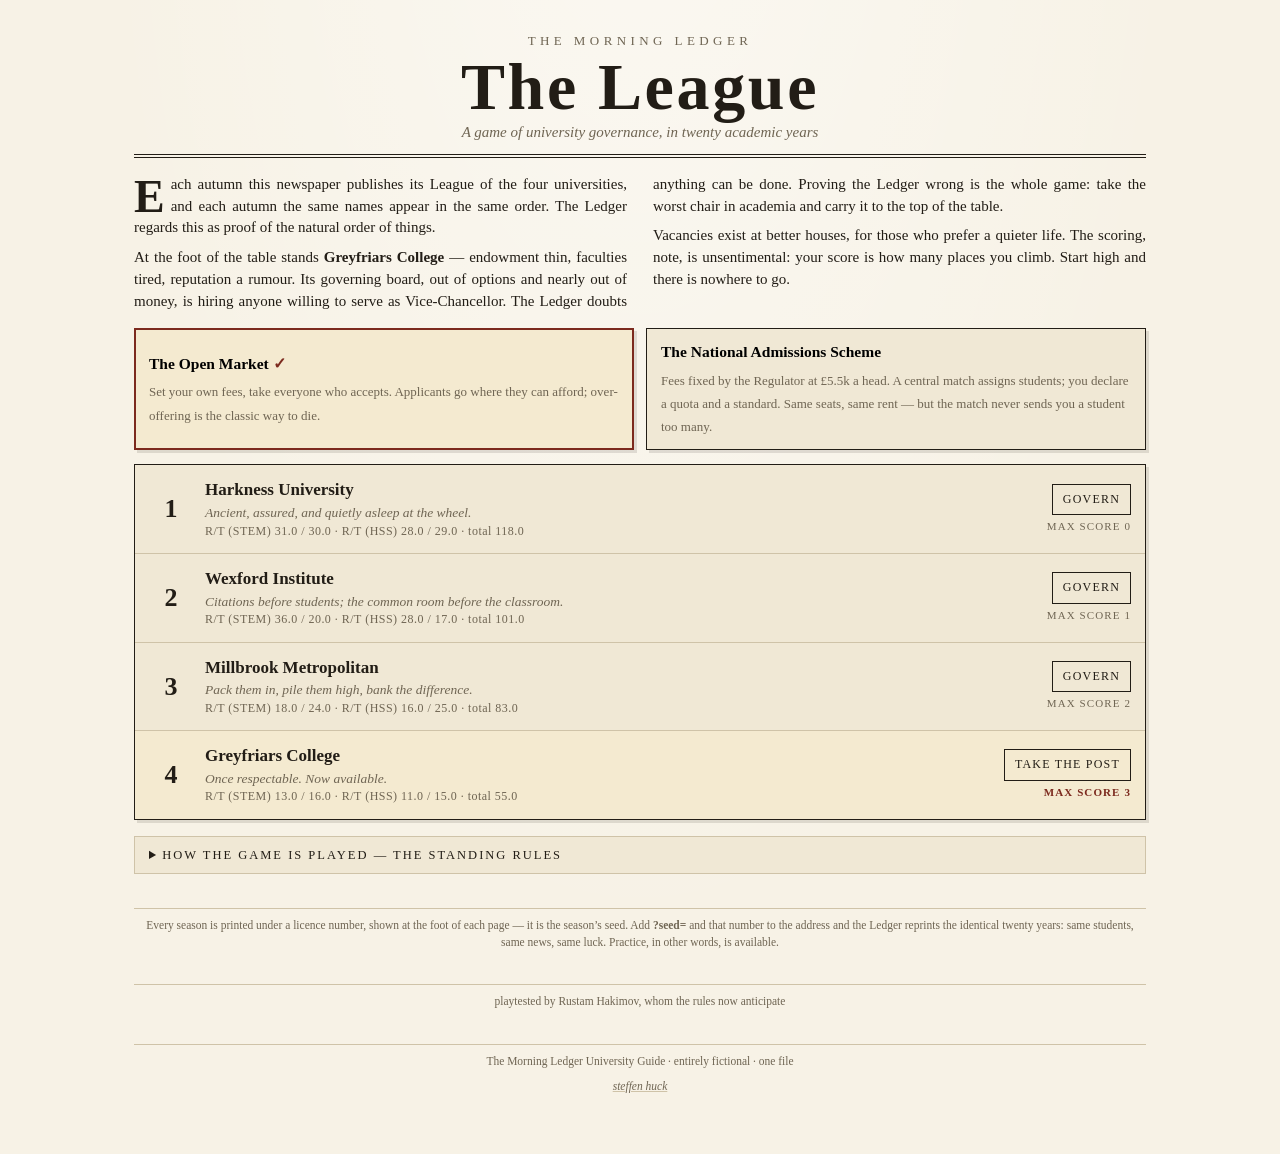
<file: index.html>
<!doctype html>
<!--
================================================================================
THE LEAGUE — a browser game about running a university
Single standalone file: no external libraries, no network calls, no build step.
================================================================================

CALIBRATION HARNESS REPORT (generated headlessly before the UI was built)
SECOND EDITION ‑‑ revised after playtest feedback (R. Hakimov).
Seeds: 1..500. Player: Greyfriars College (initial rank 4, worst).
Two worlds, ONE unified cost function (per department, both worlds):
  C = capacity*seatRent + cOver*max(0, enrolment - capacity)
    = 8*0.75 + 24*(m-8)+  ‑‑ rent on every seat, filled or not, plus a
  steep price above capacity that deferred acceptance makes unreachable
  in the scheme. Fees may exceed cOver (feeCap 25 > 24): the overbooker
  probe showed overflow-for-profit never materialises (100% bankrupt).
Endowments are world-specific AND private: market E=[120,100,130,145];
scheme ES=[120,100,95,105]. The public starting table is identical.

NEW IN THE SECOND EDITION:
  1. Scheme AI rationality: with fee income guaranteed by the clearing
     house, rival colleges no longer hold market-bred precautionary
     floats, and their plan ceilings loosen (aiSchemeCapMult 1.35).
     This closes the reviewer exploit: "spend the full budget equally,
     top by year five, coast" ‑‑ see the rustam row below.
  2. The Founders' Reckoning: at the final table each house is
     credited max(0,E)/15 league points, capped at 8. Money is never
     worthless; the incumbents' hoards (mean final E well above 1000)
     finally count against a challenger, in both worlds. For the
     player the credit never beats final-round investment (the curves
     cross near 500k/field), so its bite is difficulty, not hoarding.
  3. Merit stipends (both worlds, third revision of the instrument):
     per field, a PER-HEAD stipend (cap 20) and a qualifying score
     bar (40-95, default 70) set by the administrator. Every
     qualifying matriculant is owed the stipend; the bill settles
     with the intake and is part of C, so it can bankrupt. Channel
     by world, on principle: in the market the stipend counts toward
     the fee for qualifiers (affordability: fee - sch <= b; choice
     among offers stays quality-only, as fees themselves never sway
     choice) ‑‑ merit aid as targeted price discrimination; in the
     scheme a qualifier ranks the college schAlpha*sch (=1.0/k)
     higher in DA ‑‑ a side payment, the only price competition the
     regulator has left. The scholar probe (stipend 10 at bar 50 on
     a sensible budget) is bankrupt in ~100% of seeds: the match
     takes a generous promise at its word.
  4. Choice cards, player-only: ~12 dilemmas (poaching a rival's
     professor is the flagship) on the separate events RNG stream,
     three draws per round consumed unconditionally for stream
     stability; success rolls drawn eagerly at offer time. Unanswered
     cards auto-decline (an unattended college buys no insurance).
     The gambler probe (accept everything) does not beat sensible
     after risk; card prices are set against the investment
     technology g(I) = 1.5*sqrt(I), one card deliberately below it.

Scripted players per world (dev/strategies.js):
  market: naive static; sensible demand-tracking + maintenance; sharp
          undercuts the cash cow floor for the captive segment, farms
          the intake->teaching loop, forecasts offer yield from league
          position, rations admission once on top, buys good cards.
  scheme: naive static full quota; sensible quota-tracking; sharp is
          VOLUME-FIRST in this edition ‑‑ all 8 seats declared always
          (the report is free), the threshold is the selectivity
          instrument, high-bar stipends in the summit fight, cards by
          arithmetic. The first edition's Sonmez under-reporting is
          no longer best play against rationally-spending rivals.
  rustam: the reviewer's strategy, both worlds ‑‑ competent
          admissions, full budget spent, split equally, every year.

‑‑ world: market ‑‑
strategy  | meanScore | rank1  rank2  rank3  rank4 | score=3 | score>=1 | score<=0 | bankrupt | top<=yr5&hold
naive     |      0.24 |   0.4%   0.0%  23.2%  76.4% |    0.4% |    23.6% |    76.4% |    99.6% |          0.0%
sensible  |      0.37 |   2.0%   3.2%  24.8%  70.0% |    2.0% |    30.0% |    70.0% |    10.0% |          0.0%
sharp     |      1.48 |  32.0%  10.0%  32.0%  26.0% |   32.0% |    74.0% |    26.0% |     9.4% |          0.0%
rustam    |      0.81 |  12.4%   5.4%  32.8%  49.4% |   12.4% |    50.6% |    49.4% |    61.0% |          1.0%

‑‑ world: scheme ‑‑
strategy  | meanScore | rank1  rank2  rank3  rank4 | score=3 | score>=1 | score<=0 | bankrupt | top<=yr5&hold
naive     |      0.43 |   2.0%   5.2%  26.6%  66.2% |    2.0% |    33.8% |    66.2% |    65.6% |          0.0%
sensible  |      0.46 |   0.0%   2.4%  41.0%  56.6% |    0.0% |    43.4% |    56.6% |     8.6% |          0.0%
sharp     |      2.17 |  33.4%  58.2%   0.2%   8.2% |   33.4% |    91.8% |     8.2% |     1.2% |          0.0%
rustam    |      1.09 |   9.8%  37.8%   4.4%  48.0% |    9.8% |    52.0% |    48.0% |    10.6% |          0.0%

Against the calibration targets:
  - Sharp reaches score 3 (worst -> best) in ~1/3 of seeds: met in both
    worlds (32.0% market, 34.8% scheme).
  - The reviewer exploit is closed: rustam tops the scheme in 9.8% of
    seeds (was 43.2% before the second edition ‑‑ more than sharp),
    and reaches the top by year five and holds it in 0.0%. In the
    market the same strategy goes bankrupt in 61% of seeds: full-
    throttle spending is a plan only where revenue cannot surprise you.
  - Sensible improves without topping: market 30.0% improve / 2.0% top;
    scheme 43.4% improve / 0.0% top in 500 seeds. Prudence buys
    survival, not distinction ‑‑ more than ever under the Reckoning,
    which hands the hoarding incumbents up to 8 free points.
  - Naive: market 99.6% bankrupt (fixed costs bill the sleeping).
    Scheme: survives in a third of seeds (34.4%) but now tops only
    2.0% (was 18%): rationally-spending rivals no longer leave the
    summit to the idle. The institutional lesson stands where it
    belongs ‑‑ where there is no price, there is no selection, and
    the clearing house keeps the asleep alive; it just no longer
    crowns them.

-->
<html lang="en">
<head>
<meta charset="utf-8">
<meta name="viewport" content="width=device-width, initial-scale=1">
<title>THE LEAGUE — a game of university governance</title>
<style>
/* THE LEAGUE — The Morning Ledger house style */
:root {
  --paper: #f7f2e6;
  --paper-2: #f0e8d5;
  --paper-3: #e9dfc8;
  --ink: #221d16;
  --faint: #6f6553;
  --rule: #cfc3a8;
  --rule-dark: #221d16;
  --oxblood: #7c2a1e;
  --navy: #2b3d54;
  --moss: #4a5d3a;
  --hl: #f4ead0;
}
* { box-sizing: border-box; margin: 0; padding: 0; }
html { -webkit-text-size-adjust: 100%; }
body {
  background: var(--paper);
  color: var(--ink);
  font-family: Georgia, 'Times New Roman', Times, serif;
  line-height: 1.45;
  font-size: 16px;
  background-image: radial-gradient(ellipse at 50% -20%, rgba(255,255,255,.5), rgba(0,0,0,0) 60%);
}
#app { max-width: 1040px; margin: 0 auto; padding: 14px 14px 60px; }
.num { font-variant-numeric: tabular-nums; }

/* ---- Masthead ---- */
.masthead { text-align: center; padding: 18px 0 10px; border-bottom: 4px double var(--rule-dark); margin-bottom: 4px; }
.masthead .paper-name { font-size: 13px; letter-spacing: .34em; text-transform: uppercase; color: var(--faint); }
.masthead h1 { font-size: clamp(40px, 8vw, 66px); font-weight: 900; letter-spacing: .04em; line-height: 1.02; margin: 2px 0; }
.masthead .standfirst { font-style: italic; color: var(--faint); font-size: 15px; }
.masthead.compact { padding: 8px 0 6px; }
.masthead.compact h1 { font-size: 30px; }
.masthead.compact .paper-name { font-size: 10px; }
.masthead.compact .standfirst { display: none; }
.scrollx { overflow-x: auto; }
.dateline { display: flex; justify-content: space-between; align-items: baseline; font-size: 12.5px; text-transform: uppercase; letter-spacing: .14em; color: var(--faint); border-bottom: 1px solid var(--rule-dark); padding: 6px 2px; margin-bottom: 18px; flex-wrap: wrap; gap: 4px 14px; }
.dateline .resign { color: var(--oxblood); cursor: pointer; text-decoration: underline; background: none; border: none; font: inherit; letter-spacing: inherit; text-transform: inherit; }

/* ---- Layout ---- */
.cols { display: grid; grid-template-columns: minmax(0, 5fr) minmax(0, 7fr); gap: 20px; align-items: start; }
.cols.even { grid-template-columns: minmax(0, 1fr) minmax(0, 1fr); }
@media (max-width: 780px) { .cols, .cols.even { grid-template-columns: minmax(0, 1fr); } }
.stack > * + * { margin-top: 18px; }

/* ---- Cards ---- */
.card { border: 1px solid var(--rule-dark); background: var(--paper-2); box-shadow: 3px 3px 0 rgba(34,29,22,.12); }
.card .card-head { padding: 8px 14px; border-bottom: 1px solid var(--rule-dark); font-size: 12.5px; text-transform: uppercase; letter-spacing: .18em; display: flex; justify-content: space-between; align-items: baseline; gap: 8px; }
.card .card-body { padding: 12px 14px 14px; }
.card-head .kicker { color: var(--faint); letter-spacing: .1em; }
.card.admissions .card-head { background: var(--oxblood); color: var(--paper); border-bottom-color: var(--rule-dark); }
.card.bursar .card-head { background: var(--navy); color: var(--paper); }
.card.plain .card-head { background: var(--paper-3); }

/* ---- League table ---- */
table.league { width: 100%; border-collapse: collapse; font-size: 14.5px; }
table.league caption { caption-side: top; text-align: left; font-size: 12px; letter-spacing: .18em; text-transform: uppercase; color: var(--faint); padding: 2px 0 6px; }
table.league th { font-size: 11px; text-transform: uppercase; letter-spacing: .12em; color: var(--faint); font-weight: normal; text-align: right; padding: 4px 6px; border-bottom: 2px solid var(--rule-dark); }
table.league th:nth-child(2) { text-align: left; }
table.league td { padding: 7px 6px; border-bottom: 1px solid var(--rule); text-align: right; }
table.league td.uname { text-align: left; }
table.league tr.me { background: var(--hl); outline: 2px solid var(--oxblood); outline-offset: -2px; }
table.league td.rank { font-size: 19px; font-weight: 700; width: 34px; }
table.league .total { font-weight: 700; }
table.league .delta { font-size: 12px; width: 20px; padding-left: 0; }
.delta.up { color: var(--moss); } .delta.down { color: var(--oxblood); }
table.league tr.broke td { color: var(--faint); text-decoration: line-through; }
.tbl-foot { font-size: 12px; color: var(--faint); font-style: italic; margin-top: 6px; }

/* ---- Stats & dashboard ---- */
.statline { display: flex; flex-wrap: wrap; gap: 6px 22px; }
.stat .lbl { font-size: 11px; text-transform: uppercase; letter-spacing: .14em; color: var(--faint); display: block; }
.stat .val { font-size: 20px; font-weight: 700; }
.qual-grid { display: grid; grid-template-columns: 1fr 1fr; gap: 8px 18px; margin-top: 8px; }
.qbar { position: relative; height: 7px; background: var(--paper-3); border: 1px solid var(--rule); margin-top: 3px; }
.qbar i { position: absolute; inset: 0 auto 0 0; background: var(--navy); display: block; }
.qbar.research i { background: var(--oxblood); }
.qrow .lbl { font-size: 11.5px; text-transform: uppercase; letter-spacing: .1em; color: var(--faint); display: flex; justify-content: space-between; }

/* ---- Field panels (admissions) ---- */
.fields { display: grid; grid-template-columns: 1fr 1fr; gap: 12px; }
@media (max-width: 560px) { .fields { grid-template-columns: 1fr; } }
.fieldbox { border: 1px solid var(--rule-dark); background: var(--paper); padding: 10px 12px 12px; }
.fieldbox h4 { font-size: 13px; text-transform: uppercase; letter-spacing: .16em; border-bottom: 1px solid var(--rule); padding-bottom: 5px; margin-bottom: 8px; }
.ctl { margin: 8px 0; }
.ctl .lbl { font-size: 11px; text-transform: uppercase; letter-spacing: .12em; color: var(--faint); display: block; margin-bottom: 3px; }
.stepper { display: flex; align-items: stretch; border: 1px solid var(--rule-dark); background: var(--paper-2); }
.stepper button { flex: 0 0 40px; border: none; background: var(--paper-3); font: inherit; font-size: 19px; cursor: pointer; color: var(--ink); border-right: 1px solid var(--rule); min-height: 40px; }
.stepper button:last-child { border-right: none; border-left: 1px solid var(--rule); }
.stepper button:active { background: var(--rule); }
.stepper .val { flex: 1; text-align: center; font-size: 18px; font-weight: 700; align-self: center; }
.demandline { font-size: 12.5px; color: var(--faint); margin-top: 8px; border-top: 1px dotted var(--rule); padding-top: 6px; }
.notice { font-size: 12.5px; font-style: italic; color: var(--faint); margin-top: 10px; }
.notice.warn { color: var(--oxblood); font-style: normal; }

/* ---- Buttons ---- */
.btn { display: inline-block; border: 1px solid var(--rule-dark); background: var(--ink); color: var(--paper); font: inherit; font-size: 14px; letter-spacing: .12em; text-transform: uppercase; padding: 11px 20px; cursor: pointer; box-shadow: 3px 3px 0 rgba(34,29,22,.25); width: 100%; margin-top: 12px; }
.btn:hover { background: #3a3227; }
.btn:active { transform: translate(1px,1px); box-shadow: 1px 1px 0 rgba(34,29,22,.25); }
.btn:disabled { background: var(--faint); cursor: not-allowed; opacity: .6; }
.btn.oxblood { background: var(--oxblood); }
.btn.navy { background: var(--navy); }
.btn-ghost { background: none; border: 1px solid var(--rule-dark); color: var(--ink); font: inherit; font-size: 12px; text-transform: uppercase; letter-spacing: .1em; padding: 6px 10px; cursor: pointer; }
.btn-ghost:hover { background: var(--paper-3); }

/* ---- The morning's news ---- */
.card.news { margin-bottom: 18px; }
.card.news .card-head { background: var(--oxblood); color: var(--paper); }
.news-own { margin: 4px 0 8px; font-size: 15px; }
.news-own b { white-space: nowrap; }
.news-rival { color: var(--faint); font-style: italic; font-size: 13.5px; margin: 6px 0; padding-left: 14px; border-left: 2px solid var(--rule); }
.news-line { color: var(--faint); font-style: italic; font-size: 13.5px; margin: 4px 0; }
.news-line.news-own-line { color: var(--ink); font-style: normal; }
sup.dag { color: var(--oxblood); font-size: 10px; line-height: 0; }

/* ---- LATE EXTRA interstitial ---- */
.extra-backdrop { position: fixed; inset: 0; z-index: 60; background: rgba(26, 21, 14, .55); display: flex; align-items: center; justify-content: center; padding: 20px 14px; overflow-y: auto; overflow-x: hidden; }
.extra-card { background: var(--paper); border: 6px double var(--oxblood); box-shadow: 9px 11px 0 rgba(20, 16, 10, .38); max-width: 540px; width: 100%; padding: 16px 20px 18px; transform: rotate(-1.5deg); animation: stamp .35s cubic-bezier(.2, 1.35, .45, 1) both; }
@keyframes stamp {
  from { opacity: 0; transform: rotate(-4.5deg) scale(1.22) translateY(-36px); }
  to   { opacity: 1; transform: rotate(-1.5deg) scale(1); }
}
.extra-mast { text-align: center; font-weight: 900; letter-spacing: .2em; font-size: 13.5px; text-transform: uppercase; color: var(--oxblood); border-bottom: 2px solid var(--rule-dark); padding-bottom: 8px; margin-bottom: 10px; }
.extra-body .news-own { font-size: 15.5px; }
.extra-card .btn { margin-top: 14px; }
@media (max-width: 480px) { .extra-card { transform: rotate(-1deg); padding: 12px 14px 14px; } }
.extra-tbl { min-width: 0 !important; margin-top: 8px; }
.extra-tbl td, .extra-tbl th { text-align: left !important; }
.extra-tbl tr.me td { font-weight: 600; }
.choice-btns { display: flex; gap: 10px; }
.choice-btns .btn { margin-top: 14px; }

/* ---- Year in review ---- */
.dcomp { display: block; font-size: 11px; color: var(--faint); font-style: italic; margin-top: 2px; }

/* ---- Report ---- */
table.report { width: 100%; border-collapse: collapse; font-size: 13.5px; min-width: 340px; }
table.report th { font-size: 11px; text-transform: uppercase; letter-spacing: .12em; color: var(--faint); font-weight: normal; text-align: right; border-bottom: 2px solid var(--rule-dark); padding: 4px 6px; }
table.report th:first-child { text-align: left; }
table.report td { text-align: right; padding: 6px; border-bottom: 1px solid var(--rule); }
table.report td:first-child { text-align: left; }
table.report tr.sumrow td { font-weight: 700; border-top: 2px solid var(--rule-dark); border-bottom: none; }
.red { color: var(--oxblood); }
.green { color: var(--moss); }

/* ---- Bursar ---- */
.invrow { display: grid; grid-template-columns: 128px minmax(0, 1fr) 120px; gap: 10px; align-items: center; padding: 9px 0; border-bottom: 1px dotted var(--rule); }
@media (max-width: 560px) { .invrow { grid-template-columns: 90px minmax(0, 1fr) 104px; } }
.invrow .lbl { font-size: 11.5px; text-transform: uppercase; letter-spacing: .08em; color: var(--faint); }
.invrow .lbl b { display: block; color: var(--ink); font-size: 13px; }
.invrow .lbl .upkeep { display: block; text-transform: none; letter-spacing: 0; font-style: italic; font-size: 11px; margin-top: 2px; }
.proj.up { color: var(--moss); }
.proj.down { color: #a4574b; }
.invrow input[type=range] { width: 100%; min-width: 0; accent-color: var(--navy); min-height: 28px; }
.invrow .out { font-size: 13px; text-align: right; }
.invrow .out b { font-size: 15px; }
.invrow .proj { display: block; font-size: 11.5px; color: var(--faint); }
.budgetline { display: flex; justify-content: space-between; align-items: baseline; padding: 8px 0; font-size: 14px; gap: 8px; flex-wrap: wrap; }
.budgetline b { font-size: 19px; }
.budgetline.decomp span { font-size: 13px; color: var(--faint); }
.presets { display: flex; gap: 8px; flex-wrap: wrap; margin-top: 8px; }

/* ---- Title screen ---- */
.prospect { border: 1px solid var(--rule-dark); background: var(--paper-2); margin-top: 14px; box-shadow: 3px 3px 0 rgba(34,29,22,.12); }
.prospect .row { display: grid; grid-template-columns: 44px minmax(0,1fr) auto; gap: 12px; align-items: center; padding: 13px 14px; border-bottom: 1px solid var(--rule); }
.prospect .row:last-child { border-bottom: none; }
.prospect .rank { font-size: 26px; font-weight: 900; text-align: center; }
.prospect .uni b { font-size: 17px; }
.prospect .uni .epithet { font-style: italic; color: var(--faint); font-size: 13.5px; }
.prospect .uni .scores { font-size: 12px; color: var(--faint); letter-spacing: .04em; }
.prospect .pick { text-align: right; }
.prospect .maxnote { display: block; font-size: 11px; color: var(--faint); text-transform: uppercase; letter-spacing: .1em; margin-top: 4px; }
.prospect .row.featured { background: var(--hl); }
.prospect .row.featured .maxnote { color: var(--oxblood); font-weight: 700; }
.editions { display: grid; grid-template-columns: 1fr 1fr; gap: 12px; margin-top: 16px; }
@media (max-width: 620px) { .editions { grid-template-columns: 1fr; } }
.edition { text-align: left; font: inherit; background: var(--paper-2); border: 1px solid var(--rule-dark); padding: 12px 14px; cursor: pointer; box-shadow: 3px 3px 0 rgba(34,29,22,.12); }
.edition b { display: block; font-size: 15.5px; margin-bottom: 4px; }
.edition span { font-size: 13px; color: var(--faint); line-height: 1.4; }
.edition.on { background: var(--hl); outline: 2px solid var(--oxblood); outline-offset: -2px; }
.edition.on b::after { content: ' \2713'; color: var(--oxblood); }
.feefixed { font-size: 12.5px; font-style: italic; color: var(--faint); margin: 8px 0 2px; border-top: 1px dotted var(--rule); padding-top: 8px; }
.leader { column-count: 2; column-gap: 26px; margin: 16px 0; font-size: 15px; text-align: justify; }
@media (max-width: 680px) { .leader { column-count: 1; } }
.leader p + p { margin-top: 8px; }
.leader .dropcap::first-letter { font-size: 46px; float: left; line-height: .85; padding: 3px 6px 0 0; font-weight: 700; }
.footer-note.sig { border-top: none; margin-top: 8px; padding-top: 0; font-style: italic; }
.footer-note.sig a { color: var(--faint); text-decoration-color: var(--rule); }
.footer-note.sig a:hover { color: var(--oxblood); }
details.rules { margin-top: 16px; border: 1px solid var(--rule); background: var(--paper-2); }
details.rules summary { cursor: pointer; padding: 9px 14px; font-size: 12.5px; text-transform: uppercase; letter-spacing: .16em; }
details.rules .card-body { border-top: 1px solid var(--rule); font-size: 14px; }
details.rules ul { padding-left: 20px; }
details.rules li { margin: 5px 0; }

/* ---- End screen ---- */
.endcard { text-align: center; padding: 26px 16px; }
.endcard .verdict { font-size: 13px; text-transform: uppercase; letter-spacing: .3em; color: var(--faint); }
.endcard h2 { font-size: clamp(28px, 6vw, 44px); margin: 8px 0 2px; }
.endcard .scoreline { font-size: 19px; margin: 10px 0 4px; }
.endcard .scoreline b { font-size: 34px; }
.chartwrap { margin: 18px auto 6px; max-width: 640px; overflow-x: auto; }
.chartwrap svg { width: 100%; height: auto; display: block; }
.chart-caption { font-size: 12px; color: var(--faint); font-style: italic; }
.fade { animation: fadein .45s ease-out; }
@keyframes fadein { from { opacity: 0; transform: translateY(6px); } to { opacity: 1; transform: none; } }
.phase-strip { display: flex; gap: 0; margin-bottom: 14px; border: 1px solid var(--rule-dark); }
.phase-strip .ph { flex: 1; text-align: center; font-size: 11px; text-transform: uppercase; letter-spacing: .16em; padding: 7px 4px; color: var(--faint); background: var(--paper-2); }
.phase-strip .ph.on { background: var(--ink); color: var(--paper); }
.footer-note { text-align: center; font-size: 11.5px; color: var(--faint); margin-top: 34px; border-top: 1px solid var(--rule); padding-top: 8px; }
.footer-note a.quiet { color: inherit; text-decoration: none; }
.footer-note a.quiet:hover { color: var(--oxblood); }

</style>
<script data-goatcounter="https://steffenhuck.goatcounter.com/count" async src="https://gc.zgo.at/count.js"></script>
</head>
<body>
<div id="app"></div>
<script>
'use strict';
/* ============================================================================
 * THE LEAGUE — headless game engine
 * ----------------------------------------------------------------------------
 * Pure, deterministic (seeded) engine. No DOM, no Date, no Math.random.
 * Used verbatim by both the Node calibration harness and the browser UI.
 *
 * DOCUMENTED MODELLING CHOICES
 * ----------------------------
 * Applicant distribution (drawn jointly, per applicant):
 *   - school score s ~ Normal(sMean, sSd), clamped to [sClampLo, sClampHi].
 *   - budget b = bBase + bSlope*(s - sMean) + Normal(0, bNoise), clamped to
 *     [bMin, bMax] (bMax = feeCap: nothing but demand polices high fees).
 *     bSlope > 0 gives the mild positive score/budget
 *     correlation required by the spec (richer students score a bit higher).
 *   - taste weight theta ~ Uniform(thetaMin, thetaMax); student values a
 *     university at T_f + theta * R_f for their preferred field f.
 *   - field preference: stratified, not Bernoulli — exactly
 *     Math.round(pStem * nApplicants) applicants prefer STEM each round,
 *     the rest HSS. Scores, budgets and theta stay iid; only the field
 *     composition is deterministic given pStem (see drift below).
 *
 * Field-preference drift (endogenous, from round 2 onward):
 *   pStem <- clamp(pStem + pStemEta * tanh((avgR_S - avgR_H) / pStemScale),
 *                  pStemMin, pStemMax)
 *   where avgR_S / avgR_H are the mean STEM / HSS research qualities across
 *   all four universities at the start of the round. Gentle (eta small) and
 *   bounded away from 0 and 1 by the clamp.
 *
 * Investment response: g(I) = gamma * sqrt(I)  (concave, diminishing returns).
 *
 * Quality dynamics (per field, applied at end of round):
 *   R' = delta * R + g(I_R)
 *   T' = delta * T + g(I_T) + kappa * (sbarDept - sMean)   [intake term only
 *        if the department admitted >= 1 student this round]
 *   Qualities are floored at 0.
 *
 * Random events (from round 1): each university, in index order, draws an
 * occurrence and a selection number at the very top of every round from a
 * SEPARATE seeded stream (rngE = makeRng(seed + '/events')) — events never
 * consume the main rng, so the applicant stream is unaffected by them.
 * With probability 1/3 an event from the weighted EVENTS table applies
 * immediately, before the round's league table is computed (the table
 * reflects the morning's news). Money losses never push E below 5: the
 * loss is truncated to max(0, E - 5) and the record flagged truncated.
 * Quality effects are floored at 0. Broke universities draw and discard
 * both numbers (stream stability), and receive no events.
 *
 * TWO WORLDS (params.world):
 *   'market' (default) — the original economy: per-field fees and
 *     thresholds, applicants apply where affordable, every acceptance must
 *     be honoured, intake above capacity pays the overage penalty.
 *   'scheme' — the National Admissions Scheme: fees are fixed by the
 *     regulator (schemeFee, one flat rate for everything), budgets are
 *     irrelevant (the Scheme is means-blind), and matriculation is decided
 *     by student-proposing deferred acceptance (Gale-Shapley), run
 *     independently per field. Each university declares a quota per
 *     department (0..capacity seats) and a threshold below which
 *     applicants are unacceptable; department preferences are by school
 *     score. DA never over-fills a quota. The quota is a PURE REPORT to
 *     the clearing house: it carries no cost of its own (capacity
 *     manipulation a la Sonmez, undiluted). In scheme reports, 'applied'
 *     counts distinct students who proposed to the department at any point
 *     of the match, 'offers' echoes the declared quota, and 'cutoff' is
 *     the lowest admitted score (null if none). Student preference ties
 *     are broken by tiny rng perturbations; the scheme consumes the main
 *     rng differently from the market, so the two worlds are separate
 *     reproducibility universes (same seed + same world => same game).
 *
 * UNIFIED COST FUNCTION (identical in both worlds): each department's
 * admissions cost is  C_dept = capacity * seatRent + cOver * max(0, m - capacity),
 * where m is enrolment — rent on all 8 capacity seats, filled or not,
 * plus a steep per-head price above capacity. Deferred acceptance never
 * over-fills, so the second term is reachable only in the market. Fees may
 * exceed cOver (feeCap > cOver): overflow-for-profit is priced but, as the
 * calibration shows, demand thins out far below the fee cap and quality
 * maintenance eats the margin — the temptation exists, the customers do not.
 *
 * Ledger (canonical): E_{t+1} = (E_t + F_t - C_t - I_t) * (1 + r).
 * Bankruptcy: if E_t + F_t - C_t < 0 after market clearing, the university is
 * broke. Player broke => game over immediately. Broke AI (documented choice:
 * the simple option): it stops admitting (makes no offers) and invests
 * nothing; its endowment is frozen where it fell and its qualities keep
 * decaying at delta.
 *
 * Final ranking — the FOUNDERS' RECKONING: the league table computed AFTER
 * round `rounds` quality update (so round-20 investment still counts), with
 * one addition announced in the rules from year one: each university's
 * remaining endowment converts into league-table quality at the steep rate
 * of 1 point per reckonPerPoint (default 15) — max(0, E) / reckonPerPoint,
 * identical in both worlds. Money is never worthless, hoards finally count,
 * and spend-now-versus-save is a real choice (at the margin, investment
 * dominates until I ~ (gamma * reckonPerPoint / 2)^2 per field). Rows carry
 * total (quality), reckon (the conversion) and grand (their sum); ranking is
 * by grand. Score = initial rank - final rank. A player bankruptcy ends the
 * game where it fell, on the plain table — the Reckoning is for survivors.
 * ========================================================================= */

/* ----------------------------- Seeded RNG ------------------------------- */
function hashStringToInt(str) {
  let h = 2166136261 >>> 0;
  for (let i = 0; i < str.length; i++) {
    h ^= str.charCodeAt(i);
    h = Math.imul(h, 16777619);
  }
  return h >>> 0;
}
function makeRng(seed) {
  let a = (typeof seed === 'string' ? hashStringToInt(seed) : (seed >>> 0)) || 1;
  return function rng() {
    a |= 0; a = (a + 0x6D2B79F5) | 0;
    let t = Math.imul(a ^ (a >>> 15), 1 | a);
    t = (t + Math.imul(t ^ (t >>> 7), 61 | t)) ^ t;
    return ((t ^ (t >>> 14)) >>> 0) / 4294967296;
  };
}
function gauss(rng) {
  let u = 0, v = 0;
  while (u === 0) u = rng();
  while (v === 0) v = rng();
  return Math.sqrt(-2 * Math.log(u)) * Math.cos(2 * Math.PI * v);
}
const clamp = (x, lo, hi) => Math.max(lo, Math.min(hi, x));

/* ----------------------------- Parameters ------------------------------- */
const DEFAULT_PARAMS = {
  world: 'market',      // 'market' | 'scheme' (see header comment)
  rounds: 20,
  nApplicants: 40,
  capacity: 8,          // per department per round, zero marginal cost
  cOver: 24,            // per-head cost of enrolment above capacity (market only)
  schemeFee: 5.5,       // regulated flat fee, all fields (scheme)
  seatRent: 0.75,       // annual cost per capacity seat, filled or not, BOTH worlds
  feeCap: 25,           // maximum chargeable fee (also strategies' clamp ceiling)
  interest: 0.05,       // r: interest on funds unspent after investment
  delta: 0.87,          // quality decay factor
  gamma: 1.5,           // g(I) = gamma * sqrt(I)
  kappa: 0.14,          // intake-quality effect on teaching

  // Applicant score distribution
  sMean: 60, sSd: 13, sClampLo: 20, sClampHi: 100,
  // Budgets (mildly correlated with score via bSlope)
  bBase: 10, bSlope: 0.12, bNoise: 3.8, bMin: 3, bMax: 25,
  // Taste for research
  thetaMin: 0, thetaMax: 1.2,
  // STEM preference drift
  pStemStart: 0.5, pStemEta: 0.02, pStemScale: 10, pStemMin: 0.3, pStemMax: 0.7,

  // AI spending discipline (per-round investment budget caps)
  aiPrestigeCap: 32,  // prestige chaser's institutional plan ceiling
  aiBalancedCap: 46,  // balanced incumbent's total plan ceiling (even in defense)
  aiCashHi: 11,       // cash cow's upkeep ceiling
  aiCashLo: 8,        // cash cow's upkeep floor (drawn from hoard)
  // Scheme rationality: with fee income guaranteed by the clearing house,
  // precautionary cash floats are pointless — scheme-world AIs keep only
  // this thin float instead of their market-bred reserves (15-20), and
  // their institutional spending caps loosen by the same logic (a plan
  // ceiling calibrated against market risk is too timid where revenue
  // cannot surprise you).
  aiSchemeFloat: 8,
  aiSchemeCapMult: 1.35,

  // Choice cards (player-only): per-round offer probability and the first
  // round the paper prints one (year one is confusing enough).
  choiceProb: 0.3,
  choiceFromRound: 2,

  // Merit scholarships (both worlds), third edition of the instrument:
  // PER-HEAD stipends. For each field the administrator sets a stipend
  // sch (per student, per year, capped at schMax) and a qualifying bar
  // bar (school score, clamped to [schBarLo, schBarHi]). Every enrolling
  // student at or above the bar is paid the stipend; the bill is
  // sch * (qualifying matriculants), known only AFTER clearing — promise
  // generously at a low bar and the match takes you at your word (a
  // scholarship bill can bankrupt). The stipend's channel differs by
  // world, on principle: cash nets against a price where a price exists —
  // in the market it counts toward the fee (a student with s >= bar can
  // afford the college if fee - sch <= b; choice among offers stays
  // quality-only, exactly as fees themselves never sway choice) — and
  // where no price exists it is a side payment: in the scheme a
  // qualifying student values the college schAlpha * sch utility points
  // higher in her preference list. AI colleges run stipends of zero.
  schAlpha: 1.0,
  schMax: 20,
  schBarLo: 40,
  schBarHi: 95,
  schBarDefault: 70,

  // Founders' Reckoning: endowment per league point at the final table,
  // and the most points the credit can be worth (the auditors regard cash
  // beyond that as evidence of a want of imagination). The cap is what
  // keeps the incumbents' thousand-k hoards from drowning the quality race.
  reckonPerPoint: 15,
  reckonCapPoints: 8,

  // Starting universities, ordered by index (initial league rank order).
  // Each has a native AI personality used whenever the player doesn't run it.
  unis: [
    { name: 'Harkness University',    personality: 'balanced', E: 120, ES: 120, RS: 31, TS: 30, RH: 28, TH: 29 },
    { name: 'Wexford Institute',      personality: 'prestige', E: 100, ES: 100, RS: 36, TS: 20, RH: 28, TH: 17 },
    { name: 'Millbrook Metropolitan', personality: 'cashcow',  E: 130, ES: 95,  RS: 18, TS: 24, RH: 16, TH: 25 },
    { name: 'Greyfriars College',     personality: 'cashcow',  E: 145, ES: 105, RS: 13, TS: 16, RH: 11, TH: 15 },
  ],
};

/* ------------------------------ Events ----------------------------------
 * Mechanics only — all narrative text lives in the UI layer, keyed by id.
 * kind 'money': deltaE applied to the endowment (losses truncated at E=5).
 * kind 'quality': effects map applied to the named qualities (floor 0). */
const EVENTS = [
  // money, positive
  { id: 'crane',        kind: 'money', deltaE: +28, weight: 1 },
  { id: 'alumnus',      kind: 'money', deltaE: +18, weight: 2 },
  { id: 'anon',         kind: 'money', deltaE: +32, weight: 1 },
  { id: 'stair',        kind: 'money', deltaE: +22, weight: 2 },
  { id: 'meadow',       kind: 'money', deltaE: +25, weight: 1 },
  { id: 'conference',   kind: 'money', deltaE: +12, weight: 3 },
  { id: 'patent',       kind: 'money', deltaE: +30, weight: 1 },
  // money, negative
  { id: 'roof',         kind: 'money', deltaE: -22, weight: 2 },
  { id: 'lawsuit',      kind: 'money', deltaE: -18, weight: 2 },
  { id: 'boiler',       kind: 'money', deltaE: -12, weight: 3 },
  { id: 'audit',        kind: 'money', deltaE: -15, weight: 2 },
  { id: 'asbestos',     kind: 'money', deltaE: -26, weight: 1 },
  { id: 'clawback',     kind: 'money', deltaE: -20, weight: 1 },
  { id: 'flood',        kind: 'money', deltaE: -16, weight: 2 },
  { id: 'portrait',     kind: 'money', deltaE: -8,  weight: 2 },
  // quality, positive
  { id: 'chair',        kind: 'quality', effects: { RS: +3 }, weight: 2 },
  { id: 'viral',        kind: 'quality', effects: { TH: +2 }, weight: 2 },
  { id: 'prize',        kind: 'quality', effects: { RH: +3 }, weight: 2 },
  { id: 'demonstrators',kind: 'quality', effects: { TS: +2 }, weight: 2 },
  { id: 'trunk',        kind: 'quality', effects: { RH: +2 }, weight: 2 },
  { id: 'vindicated',   kind: 'quality', effects: { RS: +4 }, weight: 1 },
  { id: 'award',        kind: 'quality', effects: { TS: +2 }, weight: 2 },
  // quality, negative
  { id: 'poached',      kind: 'quality', effects: { RS: -3 }, weight: 2 },
  { id: 'remarks',      kind: 'quality', effects: { TH: -2 }, weight: 2 },
  { id: 'memoirs',      kind: 'quality', effects: { RH: -3 }, weight: 2 },
  { id: 'retraction',   kind: 'quality', effects: { RS: -2 }, weight: 2 },
  { id: 'exodus',       kind: 'quality', effects: { TS: -3 }, weight: 2 },
  { id: 'timetable',    kind: 'quality', effects: { TH: -2 }, weight: 2 },
  { id: 'strike',       kind: 'quality', effects: { TS: -2, TH: -2 }, weight: 1 },
  { id: 'inspectorate', kind: 'quality', effects: { TH: -2 }, weight: 2 },
];
const EVENTS_TOTAL_WEIGHT = EVENTS.reduce((a, e) => a + e.weight, 0);
function pickEvent(r) {
  let x = r * EVENTS_TOTAL_WEIGHT;
  for (const e of EVENTS) { x -= e.weight; if (x < 0) return e; }
  return EVENTS[EVENTS.length - 1];
}

/* --------------------------- Choice cards --------------------------------
 * A second class of event, PLAYER-ONLY: the paper prints a situation and
 * the player must decide before the year proceeds. Mechanics only —
 * narrative lives in the UI, keyed by id. Drawn on the same separate
 * events stream (three draws per round, consumed unconditionally, so the
 * shock stream and cohort stream are untouched by whatever the player
 * decides). Each card is offered at most once per game.
 *
 * Branch normal form: accept / decline each carry
 *   { cost, p, onSuccess: {deltaE, self, target}, onFail: {...} }
 * cost is paid whenever the branch is taken; with probability p the
 * onSuccess effects apply, else onFail (p omitted = 1). decline omitted
 * means "nothing happens" — and decline is also the automatic resolution
 * when nobody answers the paper (an unattended college buys no insurance).
 * targetBy names the quality by which the victim rival is picked (the
 * non-broke leader in that field). minE gates the OFFER: a card whose
 * price the player plainly cannot pay is never printed.
 *
 * PRICING DISCIPLINE: money buys quality at g(I) = gamma*sqrt(I) through
 * the ordinary investment channel, so a quality-for-money card is only
 * ever interesting if its yield beats ~1.5*sqrt(cost) (poaches add the
 * zero-sum premium: the victim's loss is worth a rank at the margin).
 * One card (consult) is deliberately priced below the technology — the
 * reader who checks the arithmetic keeps their money. */
const CHOICE_CARDS = [
  { id: 'poach_rs', weight: 2, targetBy: 'RS', minE: 25,
    accept: { cost: 15, p: 0.55, onSuccess: { self: { RS: +4 }, target: { RS: -4 } }, onFail: { deltaE: +7 } } },
  { id: 'poach_rh', weight: 2, targetBy: 'RH', minE: 25,
    accept: { cost: 15, p: 0.55, onSuccess: { self: { RH: +4 }, target: { RH: -4 } }, onFail: { deltaE: +7 } } },
  { id: 'poach_ts', weight: 2, targetBy: 'TS', minE: 20,
    accept: { cost: 10, p: 0.6, onSuccess: { self: { TS: +3 }, target: { TS: -3 } }, onFail: { deltaE: +5 } } },
  { id: 'donor',    weight: 2, minE: 0,
    accept: { onSuccess: { deltaE: +24, self: { TH: -3 } } } },
  { id: 'scandal',  weight: 2, minE: 22,
    accept: { cost: 12, onSuccess: {} },
    decline: { p: 0.5, onSuccess: {}, onFail: { self: { TH: -3, RH: -2 } } } },
  { id: 'pilot',    weight: 2, minE: 18,
    accept: { cost: 8, p: 0.65, onSuccess: { deltaE: +20, self: { TS: +1 } }, onFail: {} } },
  { id: 'congress', weight: 1, minE: 24,
    accept: { cost: 14, onSuccess: { self: { RS: +4, RH: +4 } } } },
  { id: 'consult',  weight: 2, minE: 20,
    accept: { cost: 10, p: 0.35, onSuccess: { self: { RS: +1, TS: +1, RH: +1, TH: +1 } }, onFail: {} } },
  { id: 'storm',    weight: 2, minE: 16,
    accept: { cost: 6, onSuccess: {} },
    decline: { p: 0.6, onSuccess: {}, onFail: { deltaE: -18 } } },
  { id: 'stipend',  weight: 2, minE: 18,
    accept: { cost: 8, onSuccess: { self: { TS: +4, RS: +1 } } } },
  { id: 'merger',   weight: 1, minE: 30,
    accept: { cost: 20, p: 0.6, onSuccess: { self: { TH: +7, RH: +5 } }, onFail: { deltaE: +10 } } },
  { id: 'archive',  weight: 1, minE: 22,
    accept: { cost: 12, onSuccess: { self: { RH: +6 } } } },
];

/* -------------------- Scheme world: deferred acceptance -------------------
 * Student-proposing DA for one field. Students rank the four departments by
 * T_f + theta * R_f, plus schAlpha * stipend for departments whose merit
 * bar they meet (ties broken by tiny rng perturbation); departments
 * rank acceptable students (s >= threshold) by school score and hold at
 * most their declared quota. Terminates in <= 4 proposals per student and
 * yields the student-optimal stable matching. */
function runDA(field, students, decisions, unis, rng, P) {
  const n = unis.length;
  const proposers = students.map(a => {
    const order = unis
      .map(u => {
        const d = decisions[u.index];
        const sch = d ? (field === 'S' ? d.schS : d.schH) : 0;
        const bar = d ? (field === 'S' ? d.barS : d.barH) : Infinity;
        const merit = (P && sch > 0 && a.s >= bar) ? P.schAlpha * sch : 0;
        return { i: u.index, v: (field === 'S' ? u.TS + a.theta * u.RS : u.TH + a.theta * u.RH) + merit + rng() * 1e-9 };
      })
      .sort((x, y) => y.v - x.v)
      .map(x => x.i);
    return { a, order, next: 0 };
  });
  const held = Array.from({ length: n }, () => []);
  const proposedTo = Array.from({ length: n }, () => new Set());
  const queue = proposers.slice();
  while (queue.length) {
    const p = queue.shift();
    if (p.next >= p.order.length) continue; // exhausted: unmatched, exits
    const idx = p.order[p.next++];
    proposedTo[idx].add(p);
    const d = decisions[idx];
    const q = d ? (field === 'S' ? d.qS : d.qH) : 0;
    const thr = d ? (field === 'S' ? d.thrS : d.thrH) : Infinity;
    if (!d || q <= 0 || p.a.s < thr) { queue.push(p); continue; } // rejected outright
    held[idx].push(p);
    if (held[idx].length > q) {
      held[idx].sort((x, y) => y.a.s - x.a.s);
      queue.push(held[idx].pop()); // displace the weakest held student
    }
  }
  return { held, proposedTo };
}

/* ------------------------- AI opponent heuristics ------------------------
 * All AIs obey the same rules as the player: same capacity, overage cost,
 * decay, investment technology; they see only the public league table, the
 * public cohort statistics, and their own private state/history. They never
 * see the player's current-round choices or the applicant realizations.
 *
 * Personality assignment: the three non-player universities, ordered by
 * initial league position (best first), get: Balanced Incumbent, Prestige
 * Chaser, Cash Cow.
 * ------------------------------------------------------------------------ */

// Maintenance investment that offsets decay for quality Q: g(I) = (1-d)Q.
function maintInvest(Q, P) {
  const need = (1 - P.delta) * Q / P.gamma;
  return need * need;
}

/* The Prestige Chaser: overweights research investment, high fees, high
 * thresholds. Adapts gradually: raises fees when demand is strong, trims
 * fees/thresholds when enrolment collapses. Exploitable: its high prices and
 * standards leave the low end of the market uncontested, and it habitually
 * underfunds teaching, so its student appeal erodes. */
function aiPrestige(P) {
  return {
    init(uni) {
      uni.ai = P.world === 'scheme'
        ? { q: { S: 5, H: 5 }, thr: { S: 66, H: 66 } }
        : { fee: { S: 12, H: 12 }, thr: { S: 64, H: 64 } };
    },
    // Scheme persona: small, selective, slow to unbend. Trims its standards
    // only when the hall is nearly empty; never grows beyond 6 seats.
    schemeAdmissions(uni) {
      const a = uni.ai, last = uni.lastReport;
      for (const f of ['S', 'H']) {
        if (last) {
          const d = last[f];
          if (d.matric <= 1) { a.thr[f] -= 2; if (d.matric === 0) a.q[f] -= 1; }
          else if (d.matric === a.q[f]) { a.thr[f] += 1; if (d.applied > 2 * a.q[f]) a.q[f] += 1; }
          a.q[f] = clamp(a.q[f], 3, 6);
          a.thr[f] = clamp(a.thr[f], 56, 78);
        }
      }
      return { qS: a.q.S, thrS: a.thr.S, qH: a.q.H, thrH: a.thr.H };
    },
    admissions(uni) {
      if (P.world === 'scheme') return this.schemeAdmissions(uni);
      const a = uni.ai, last = uni.lastReport;
      for (const f of ['S', 'H']) {
        if (last) {
          const d = last[f];
          if (d.matric > P.capacity) { a.fee[f] += 1.0; a.thr[f] += 1; }
          else if (d.matric >= 6) a.fee[f] += 0.5;
          else if (d.matric <= 1) { a.fee[f] -= 1.5; a.thr[f] -= 2; } // starving: correct hard
          else if (d.matric <= 3) { a.fee[f] -= 0.75; a.thr[f] -= 1; }
          else if (d.matric >= 4) a.thr[f] += 0.5; // creeping standards
        }
        a.fee[f] = clamp(a.fee[f], 8, 20);
        a.thr[f] = clamp(a.thr[f], 56, 78);
      }
      return { feeS: a.fee.S, thrS: a.thr.S, feeH: a.fee.H, thrH: a.thr.H };
    },
    // Spends aggressively, tying investment to income flow plus a draw on
    // savings; overweights research, but rescues teaching when its student
    // appeal is visibly collapsing (else it death-spirals).
    // Scheme only: prestige wounded in the published table opens the
    // war chest — quality is the only competition the Scheme permits.
    spend(uni, net, P2, rep) {
      const investable = Math.max(0, net - (P2.world === 'scheme' ? P2.aiSchemeFloat : 15));
      const wounded = P2.world === 'scheme' && (uni.rank >= 3 || uni.gapBelow < 5);
      const drawE = wounded ? 0.3 : 0.15;
      let cap = wounded ? P2.aiPrestigeCap + 18 : P2.aiPrestigeCap;
      if (P2.world === 'scheme') cap *= P2.aiSchemeCapMult;
      // Bounded ambition: even flush with cash it won't spend beyond its
      // institutional plan (~48/round) — the headroom a challenger needs.
      const budget = Math.min(investable, 1.2 * rep.F + drawE * Math.max(0, uni.E), cap);
      const teachShare = (uni.TS + uni.TH) < 0.75 * (uni.RS + uni.RH) ? 0.55 : 0.35;
      const tea = budget * teachShare, res = budget - tea;
      return { IRS: res / 2, IRH: res / 2, ITS: tea / 2, ITH: tea / 2 };
    },
  };
}

/* The Cash Cow: low fees, low thresholds, volume strategy, conservative
 * investment. Adapts: raises thresholds/fees when oversubscribed (overage is
 * expensive), lowers fees when halls are empty. Exploitable: chronic
 * underinvestment means its qualities decay, and its low fees can be
 * undercut for the budget segment. */
function aiCashCow(P) {
  return {
    init(uni) {
      uni.ai = P.world === 'scheme'
        ? { q: { S: P.capacity, H: P.capacity }, thr: { S: 35, H: 35 } }
        : { fee: { S: 6.5, H: 6.5 }, thr: { S: 45, H: 45 } };
    },
    // Scheme persona: every seat declared, every year, standards nominal.
    // Volume is the business model; the seats bill is the cost of doing it.
    schemeAdmissions(uni) {
      const a = uni.ai, last = uni.lastReport;
      for (const f of ['S', 'H']) {
        if (last) {
          const d = last[f];
          if (d.matric < 6) a.thr[f] -= 2;
          else if (d.matric === a.q[f]) a.thr[f] += 1;
          a.thr[f] = clamp(a.thr[f], 30, 50);
        }
        a.q[f] = P.capacity;
      }
      return { qS: a.q.S, thrS: a.thr.S, qH: a.q.H, thrH: a.thr.H };
    },
    admissions(uni) {
      if (P.world === 'scheme') return this.schemeAdmissions(uni);
      const a = uni.ai, last = uni.lastReport;
      for (const f of ['S', 'H']) {
        if (last) {
          const d = last[f];
          if (d.matric > P.capacity + 2) { a.thr[f] += 2; a.fee[f] += 0.5; }
          else if (d.matric > P.capacity) a.fee[f] += 0.5;
          else if (d.matric < 5) a.fee[f] -= 0.5;
          if (d.matric < 2) a.thr[f] -= 1.5;
        }
        a.fee[f] = clamp(a.fee[f], 5.5, 12);
        a.thr[f] = clamp(a.thr[f], 35, 60);
      }
      return { feeS: a.fee.S, thrS: a.thr.S, feeH: a.fee.H, thrH: a.thr.H };
    },
    // Truly conservative: a modest upkeep budget — 35% of fee income, with
    // a small floor drawn from its hoard when income dips and a hard cap of
    // 34 a round — evenly spread; profits are hoarded. Its qualities
    // therefore plateau in the high 80s — the exploitable seam.
    // Scheme only: with no price lever to defend its volume, a Cash Cow
    // that has been overtaken in the table fights back from the hoard.
    spend(uni, net, P2, rep) {
      const investable = Math.max(0, net - (P2.world === 'scheme' ? P2.aiSchemeFloat : 15));
      const fight = P2.world === 'scheme' && (uni.rank >= 4 || uni.gapBelow < 4);
      let lo = fight ? P2.aiCashLo + 18 : P2.aiCashLo;
      let hi = fight ? P2.aiCashHi + 24 : P2.aiCashHi;
      if (P2.world === 'scheme') { lo *= P2.aiSchemeCapMult; hi *= P2.aiSchemeCapMult; }
      const budget = Math.min(investable, Math.max(0.35 * rep.F, lo), hi);
      const each = budget / 4;
      return { IRS: each, ITS: each, IRH: each, ITH: each };
    },
  };
}

/* The Balanced Incumbent: maintains all four qualities against decay, then
 * spreads a share of the surplus; nudges each field's fee in whichever
 * direction improved that field's revenue last round (with safety overrides
 * for over/under-subscription). Exploitable: it defends but rarely grows, so
 * a compounding challenger can walk it down. */
function aiBalanced(P) {
  return {
    init(uni) {
      uni.ai = {
        fee: { S: 11, H: 11 }, thr: { S: 58, H: 58 },
        q: { S: 7, H: 7 },
        lastRev: { S: null, H: null }, lastDir: { S: 1, H: 1 },
        // "Roughly maintains all four qualities": steers each quality toward
        // a fixed target a shade above its starting level, rather than
        // compounding its endowment into unbounded growth. In the scheme,
        // with no price competition to manage, the incumbent runs a
        // slightly more ambitious plan.
        target: (m => ({ RS: uni.RS * m, TS: uni.TS * m, RH: uni.RH * m, TH: uni.TH * m }))(P.world === 'scheme' ? 1.06 : 1.02),
      };
    },
    // Scheme persona: prudent house-keeping — quotas track realized demand
    // (empty seats are money), standards drift with fill.
    schemeAdmissions(uni) {
      const a = uni.ai, last = uni.lastReport;
      for (const f of ['S', 'H']) {
        if (last) {
          const d = last[f];
          if (d.matric <= a.q[f] - 3) { a.q[f] -= 1; a.thr[f] -= 1; }
          else if (d.matric <= a.q[f] - 2) a.thr[f] -= 1;
          else if (d.matric === a.q[f]) {
            a.thr[f] += 0.5;
            if (d.applied > 2 * a.q[f]) a.q[f] += 1;
          }
          a.q[f] = clamp(a.q[f], 4, P.capacity);
          a.thr[f] = clamp(a.thr[f], 50, 70);
        }
      }
      return { qS: a.q.S, thrS: a.thr.S, qH: a.q.H, thrH: a.thr.H };
    },
    admissions(uni) {
      if (P.world === 'scheme') return this.schemeAdmissions(uni);
      const a = uni.ai, last = uni.lastReport;
      for (const f of ['S', 'H']) {
        if (last) {
          const d = last[f];
          const rev = d.income - d.overage;
          if (a.lastRev[f] !== null) {
            if (rev < a.lastRev[f]) a.lastDir[f] = -a.lastDir[f];
          }
          a.lastRev[f] = rev;
          a.fee[f] += 0.5 * a.lastDir[f];
          if (d.matric > P.capacity) { a.fee[f] += 0.5; a.thr[f] += 1; }
          else if (d.matric < 3) { a.fee[f] -= 1.0; a.thr[f] -= 1; }
          else if (d.matric >= 6) a.thr[f] += 0.5;
        }
        a.fee[f] = clamp(a.fee[f], 6, 16);
        a.thr[f] = clamp(a.thr[f], 50, 70);
      }
      return { feeS: a.fee.S, thrS: a.thr.S, feeH: a.fee.H, thrH: a.thr.H };
    },
    // Invest exactly enough to steer each quality toward its fixed target
    // (delta*Q + g(I) = target  =>  I = ((target - delta*Q)/gamma)^2),
    // scaled down if funds are short. Surplus endowment simply sits at
    // interest — the complacency a sharp challenger can exploit.
    spend(uni, net, P2) {
      const avail = Math.max(0, net - (P2.world === 'scheme' ? P2.aiSchemeFloat : 20));
      let tgt = uni.ai.target;
      // Scheme only: the summit defends itself against whoever is coming.
      // The league table is public, so the incumbent can see the nearest
      // challenger's total (own total minus the published gap) and aims a
      // margin above it, hoard permitting — a reaction function in quality,
      // price being confiscated.
      if (P2.world === 'scheme' && (uni.rank >= 2 || uni.gapBelow < 12)) {
        const ownTotal = uni.RS + uni.TS + uni.RH + uni.TH;
        const challenger = uni.rank >= 2 ? ownTotal + uni.gapAbove : ownTotal - uni.gapBelow;
        const perQ = Math.max((challenger + 10) / 4, 0);
        tgt = {
          RS: Math.max(tgt.RS, perQ), TS: Math.max(tgt.TS, perQ),
          RH: Math.max(tgt.RH, perQ), TH: Math.max(tgt.TH, perQ),
        };
      }
      const toward = (Q, T) => {
        const need = (T - P2.delta * Q) / P2.gamma;
        return need > 0 ? need * need : 0;
      };
      const want = {
        IRS: toward(uni.RS, tgt.RS), ITS: toward(uni.TS, tgt.TS),
        IRH: toward(uni.RH, tgt.RH), ITH: toward(uni.TH, tgt.TH),
      };
      let tot = want.IRS + want.ITS + want.IRH + want.ITH;
      // Even Harkness has a senate: the plan, defensive or not, is capped.
      const planCap = P2.world === 'scheme' ? P2.aiBalancedCap * P2.aiSchemeCapMult : P2.aiBalancedCap;
      const cap = Math.min(avail, planCap);
      if (tot > cap && tot > 0) {
        const k = cap / tot;
        for (const q in want) want[q] *= k;
        tot = cap;
      }
      return want;
    },
  };
}

const AI_FACTORIES = { balanced: aiBalanced, prestige: aiPrestige, cashcow: aiCashCow };

/* ------------------------------ Game class ------------------------------ */
class Game {
  /**
   * opts: { seed, playerIndex (default 3), params (partial override) }
   */
  constructor(opts = {}) {
    const P = this.P = Object.assign({}, DEFAULT_PARAMS, opts.params || {});
    if (opts.params && opts.params.unis) P.unis = opts.params.unis;
    this.seed = opts.seed === undefined ? 1 : opts.seed;
    this.rng = makeRng(this.seed);
    // Separate event stream: events never consume the main rng.
    this.rngE = makeRng(String(this.seed) + '/events');
    this.playerIndex = opts.playerIndex === undefined ? 3 : opts.playerIndex;

    this.unis = P.unis.map((u, i) => ({
      index: i, name: u.name,
      E: (P.world === 'scheme' && u.ES !== undefined) ? u.ES : u.E,
      RS: u.RS, TS: u.TS, RH: u.RH, TH: u.TH,
      broke: false, lastReport: null, ai: null, controller: null,
    }));

    // Every university the player doesn't govern runs its native personality.
    for (const uni of this.unis) {
      if (uni.index === this.playerIndex) continue;
      const kind = P.unis[uni.index].personality;
      uni.controller = AI_FACTORIES[kind](P);
      uni.personality = kind;
      uni.controller.init(uni);
    }

    this.round = 0;
    this.pStem = P.pStemStart;
    this._choiceOffered = new Set();
    this.choiceLog = [];
    this.pendingChoice = null;
    this.phase = 'pre'; // pre -> admissions -> spend -> (admissions|over|bankrupt)
    this.initialRank = this.rankOf(this.playerIndex);
    this.rankHistory = [this.initialRank]; // rank at start of each round; last entry = final
    this.roundLog = [];
    this.applicants = null;
    this._reports = null;
  }

  /* League table: rank by descending quality sum; ties by endowment (higher
   * first), then by fixed index. Endowments are NOT exposed in the table. */
  leagueTable() {
    const rows = this.unis.map(u => ({
      index: u.index, name: u.name,
      RS: u.RS, TS: u.TS, RH: u.RH, TH: u.TH,
      total: u.RS + u.TS + u.RH + u.TH,
      broke: u.broke,
      _E: u.E,
    }));
    rows.sort((a, b) => (b.total - a.total) || (b._E - a._E) || (a.index - b.index));
    rows.forEach((r, i) => { r.rank = i + 1; delete r._E; });
    return rows;
  }
  rankOf(idx) { return this.leagueTable().find(r => r.index === idx).rank; }

  /* The Founders' Reckoning: the final table, with remaining endowment
   * converted to quality at 1 point per reckonPerPoint. Ties by quality
   * total, then endowment, then index. */
  finalReckoning() {
    const P = this.P;
    const rows = this.unis.map(u => ({
      index: u.index, name: u.name,
      RS: u.RS, TS: u.TS, RH: u.RH, TH: u.TH,
      total: u.RS + u.TS + u.RH + u.TH,
      reckon: Math.min(P.reckonCapPoints, Math.max(0, u.E) / P.reckonPerPoint),
      broke: u.broke,
      _E: u.E,
    }));
    for (const r of rows) r.grand = r.total + r.reckon;
    rows.sort((a, b) => (b.grand - a.grand) || (b.total - a.total) || (b._E - a._E) || (a.index - b.index));
    rows.forEach((r, i) => { r.rank = i + 1; delete r._E; });
    return rows;
  }

  /* Begin a round: update field-preference drift, draw the fresh cohort,
   * publish the league table and cohort statistics. */
  startRound() {
    if (this.phase !== 'pre' && this.phase !== 'between') throw new Error('bad phase ' + this.phase);
    const P = this.P;
    this.round++;
    // The morning's news: events fire before the pStem update and before
    // the league table is computed, so the year's table reflects them.
    // Every university draws two numbers (occurrence, selection) from the
    // event stream in index order, even when unused — stream stability.
    const events = [];
    for (const u of this.unis) {
      const rOcc = this.rngE(), rSel = this.rngE();
      if (u.broke) continue; // draws discarded
      if (rOcc < 1 / 3) {
        const ev = pickEvent(rSel);
        const rec = { index: u.index, id: ev.id };
        if (ev.kind === 'money') {
          let d = ev.deltaE;
          if (d < 0 && -d > Math.max(0, u.E - 5)) {
            d = -Math.max(0, u.E - 5); // a loss may never push E below 5
            rec.truncated = true;
          }
          u.E += d;
          rec.deltaE = d;
        } else {
          rec.deltaQ = {};
          rec.fields = Object.keys(ev.effects);
          for (const q of rec.fields) {
            u[q] = Math.max(0, u[q] + ev.effects[q]);
            rec.deltaQ[q] = ev.effects[q];
          }
        }
        events.push(rec);
      }
    }
    this.events = events;
    // The player's post: a choice card may be offered (player-only). Three
    // numbers — occurrence, selection, success — are drawn every round
    // unconditionally, so the shock stream and the cohort stream are
    // identical whatever the player decides. The success roll is drawn
    // EAGERLY, at offer time, and used only if the gamble is taken.
    const rCOcc = this.rngE(), rCSel = this.rngE(), rCSucc = this.rngE();
    this.pendingChoice = null;
    if (this.round >= P.choiceFromRound && rCOcc < P.choiceProb) {
      const me = this.unis[this.playerIndex];
      const pool = CHOICE_CARDS.filter(c => !this._choiceOffered.has(c.id)
        && me.E >= c.minE
        && (!c.targetBy || this.unis.some(u => u.index !== this.playerIndex && !u.broke)));
      const tw = pool.reduce((a, c) => a + c.weight, 0);
      if (tw > 0 && !me.broke) {
        let x = rCSel * tw, card = pool[pool.length - 1];
        for (const c of pool) { x -= c.weight; if (x < 0) { card = c; break; } }
        let target = null;
        if (card.targetBy) {
          for (const u of this.unis) {
            if (u.index === this.playerIndex || u.broke) continue;
            if (!target || u[card.targetBy] > target[card.targetBy]) target = u;
          }
        }
        this._choiceOffered.add(card.id);
        this.pendingChoice = { card, target, rSucc: rCSucc };
      }
    }
    if (this.round >= 2) {
      let rs = 0, rh = 0;
      for (const u of this.unis) { rs += u.RS; rh += u.RH; }
      this.pStem = clamp(
        this.pStem + P.pStemEta * Math.tanh((rs / 4 - rh / 4) / P.pStemScale),
        P.pStemMin, P.pStemMax);
    }
    // Draw 40 fresh applicants (students last exactly one round). Field
    // assignment is stratified: exactly round(pStem * n) prefer STEM.
    const apps = [];
    const nStem = Math.round(this.pStem * P.nApplicants);
    for (let i = 0; i < P.nApplicants; i++) {
      const s = clamp(P.sMean + P.sSd * gauss(this.rng), P.sClampLo, P.sClampHi);
      const b = clamp(P.bBase + P.bSlope * (s - P.sMean) + P.bNoise * gauss(this.rng), P.bMin, P.bMax);
      const theta = P.thetaMin + (P.thetaMax - P.thetaMin) * this.rng();
      const f = i < nStem ? 'S' : 'H';
      apps.push({ s, b, theta, f });
    }
    this.applicants = apps;
    const scores = apps.map(a => a.s).sort((x, y) => x - y);
    const n = scores.length;
    const median = n % 2 ? scores[(n - 1) / 2] : (scores[n / 2 - 1] + scores[n / 2]) / 2;
    const mean = scores.reduce((a, b) => a + b, 0) / n;
    const pctStem = 100 * apps.filter(a => a.f === 'S').length / n;
    this.cohortStats = { median, mean, pctStem };
    const table = this.leagueTable();
    // Each university knows its own published rank and the gap to the
    // college directly below it (both public information).
    for (const row of table) {
      const u = this.unis[row.index];
      u.rank = row.rank;
      const below = table.find(r => r.rank === row.rank + 1);
      u.gapBelow = below ? row.total - below.total : Infinity;
      const above = table.find(r => r.rank === row.rank - 1);
      u.gapAbove = above ? above.total - row.total : 0;
    }
    if (this.round > 1) this.rankHistory.push(table.find(r => r.index === this.playerIndex).rank);
    this.phase = 'admissions';
    const pc = this.pendingChoice;
    const choice = pc ? {
      id: pc.card.id,
      accept: pc.card.accept, decline: pc.card.decline || null,
      target: pc.target ? { index: pc.target.index, name: pc.target.name } : null,
    } : null;
    // The player's own endowment is their private information — published
    // to them (and only them) at the desk, where scholarship and card
    // decisions are made.
    return {
      round: this.round, table, cohortStats: this.cohortStats, events, choice,
      E: this.unis[this.playerIndex].E,
    };
  }

  /* Resolve the round's choice card (see CHOICE_CARDS). Must be called in
   * the admissions phase; submitAdmissions auto-declines an unanswered
   * card. The effects — money and quality, self and victim — apply
   * immediately, before the year's market/match runs. */
  submitChoice(accepted) {
    if (this.phase !== 'admissions') throw new Error('bad phase ' + this.phase);
    const pc = this.pendingChoice;
    if (!pc) throw new Error('no pending choice');
    this.pendingChoice = null;
    const me = this.unis[this.playerIndex];
    const branch = accepted ? pc.card.accept : (pc.card.decline || null);
    const rec = {
      round: this.round, id: pc.card.id, accepted: !!accepted,
      target: pc.target ? { index: pc.target.index, name: pc.target.name } : null,
    };
    if (branch) {
      if (branch.cost) { me.E -= branch.cost; rec.cost = branch.cost; }
      const p = branch.p === undefined ? 1 : branch.p;
      rec.success = pc.rSucc < p;
      const eff = (rec.success ? branch.onSuccess : branch.onFail) || {};
      if (eff.deltaE) {
        let d = eff.deltaE;
        if (d < 0 && -d > Math.max(0, me.E - 5)) { d = -Math.max(0, me.E - 5); rec.truncated = true; }
        me.E += d;
        rec.deltaE = d;
      }
      if (eff.self) {
        rec.deltaQ = {};
        for (const q in eff.self) { me[q] = Math.max(0, me[q] + eff.self[q]); rec.deltaQ[q] = eff.self[q]; }
      }
      if (eff.target && pc.target) {
        rec.targetDeltaQ = {};
        for (const q in eff.target) { pc.target[q] = Math.max(0, pc.target[q] + eff.target[q]); rec.targetDeltaQ[q] = eff.target[q]; }
      }
    }
    this.choiceLog.push(rec);
    this.lastChoice = rec;
    return rec;
  }

  /* Step 1 — Admissions. The player's {feeS, thrS, feeH, thrH} plus each
   * AI's simultaneous choice; then automatic market clearing. */
  submitAdmissions(playerDec) {
    if (this.phase !== 'admissions') throw new Error('bad phase ' + this.phase);
    if (this.pendingChoice) this.submitChoice(false); // the paper goes unanswered
    const P = this.P;
    const scheme = P.world === 'scheme';
    const decisions = new Array(this.unis.length);
    for (const u of this.unis) {
      if (u.broke) { decisions[u.index] = null; continue; } // broke: stops admitting
      decisions[u.index] = (u.index === this.playerIndex)
        ? (scheme
            ? {
                qS: clamp(Math.round(+playerDec.qS || 0), 0, P.capacity), thrS: +playerDec.thrS || 0,
                qH: clamp(Math.round(+playerDec.qH || 0), 0, P.capacity), thrH: +playerDec.thrH || 0,
              }
            : {
                feeS: Math.max(0, +playerDec.feeS || 0), thrS: +playerDec.thrS || 0,
                feeH: Math.max(0, +playerDec.feeH || 0), thrH: +playerDec.thrH || 0,
              })
        : u.controller.admissions(u);
      // Merit stipends (both worlds): every decision carries a per-head
      // stipend and a qualifying bar per field; AIs that don't set them
      // run stipends of zero.
      const d = decisions[u.index];
      const src = (u.index === this.playerIndex) ? playerDec : d;
      d.schS = clamp(+src.schS || 0, 0, P.schMax);
      d.schH = clamp(+src.schH || 0, 0, P.schMax);
      d.barS = clamp(+src.barS || P.schBarDefault, P.schBarLo, P.schBarHi);
      d.barH = clamp(+src.barH || P.schBarDefault, P.schBarLo, P.schBarHi);
    }
    this._decisions = decisions;

    const reports = this.unis.map(() => ({
      S: { applied: 0, offers: 0, matric: 0, income: 0, overage: 0, sSum: 0, sbar: null, schN: 0 },
      H: { applied: 0, offers: 0, matric: 0, income: 0, overage: 0, sSum: 0, sbar: null, schN: 0 },
    }));

    if (scheme) {
      // National Admissions Scheme: per-field deferred acceptance. Fees are
      // the regulated flat rate; the per-field 'overage' slot carries the
      // seats bill (seatCost x declared quota, filled or not), so the
      // ledger and bankruptcy code below are identical across worlds.
      for (const f of ['S', 'H']) {
        const students = this.applicants.filter(a => a.f === f);
        const { held, proposedTo } = runDA(f, students, decisions, this.unis, this.rng, P);
        for (const u of this.unis) {
          const r = reports[u.index][f];
          const d = decisions[u.index];
          const q = d ? (f === 'S' ? d.qS : d.qH) : 0;
          r.applied = proposedTo[u.index].size;
          r.offers = q; // declared quota
          r.matric = held[u.index].length;
          r.income = r.matric * P.schemeFee;
          r.overage = P.capacity * P.seatRent; // rent on all capacity seats, report-independent
          const bar = d ? (f === 'S' ? d.barS : d.barH) : Infinity;
          for (const p of held[u.index]) {
            r.sSum += p.a.s;
            if (p.a.s >= bar) r.schN++; // stipend owed to each qualifying matriculant
          }
          r.cutoff = r.matric > 0 ? Math.min(...held[u.index].map(p => p.a.s)) : null;
        }
      }
    } else {
      // Market clearing.
      for (const a of this.applicants) {
      const f = a.f;
      const offers = [];
      for (const u of this.unis) {
        const d = decisions[u.index];
        if (!d) continue;
        const fee = f === 'S' ? d.feeS : d.feeH;
        const thr = f === 'S' ? d.thrS : d.thrH;
        // The stipend counts toward the fee for qualifying students:
        // merit aid as a targeted price cut to the bright. Choice among
        // offers below stays quality-only, exactly as fees themselves
        // never sway choice — cash nets against the price at the gate.
        const sig = (a.s >= (f === 'S' ? d.barS : d.barH)) ? (f === 'S' ? d.schS : d.schH) : 0;
        if (fee - sig <= a.b) {
          reports[u.index][f].applied++;
          if (a.s >= thr) { reports[u.index][f].offers++; offers.push(u); }
        }
      }
      if (!offers.length) continue; // exits, no consequence
      let best = [], bestV = -Infinity;
      for (const u of offers) {
        const v = (f === 'S' ? u.TS + a.theta * u.RS : u.TH + a.theta * u.RH);
        if (v > bestV + 1e-12) { bestV = v; best = [u]; }
        else if (Math.abs(v - bestV) <= 1e-12) best.push(u);
      }
      const chosen = best[Math.floor(this.rng() * best.length)];
      const dch = decisions[chosen.index];
      const r = reports[chosen.index][f];
      r.matric++;
      r.sSum += a.s;
      r.income += (f === 'S' ? dch.feeS : dch.feeH);
      if (a.s >= (f === 'S' ? dch.barS : dch.barH)) r.schN++; // stipend owed
      }
    }
    for (const u of this.unis) {
      for (const f of ['S', 'H']) {
        const r = reports[u.index][f];
        if (!scheme) {
          r.overage = P.capacity * P.seatRent
            + Math.max(0, r.matric - P.capacity) * P.cOver;
        }
        r.sbar = r.matric > 0 ? r.sSum / r.matric : null;
        delete r.sSum;
      }
      const rep = reports[u.index];
      const d = this._decisions[u.index];
      // The stipend bill settles with the intake: sch per qualifying
      // matriculant, per field. It is part of C, so it can bankrupt.
      rep.S.schPaid = d ? d.schS * rep.S.schN : 0;
      rep.H.schPaid = d ? d.schH * rep.H.schN : 0;
      rep.F = rep.S.income + rep.H.income;
      rep.sch = rep.S.schPaid + rep.H.schPaid;
      rep.C = rep.S.overage + rep.H.overage + rep.sch;
      rep.net = u.E + rep.F - rep.C; // funds available for investment
    }
    this._reports = reports;

    // Bankruptcy check (after clearing, before spending).
    for (const u of this.unis) {
      if (!u.broke && reports[u.index].net < 0) {
        u.broke = true;
        // Broke AI: endowment frozen where it fell; stops admitting; invests 0.
        u.E = reports[u.index].net;
        if (u.index === this.playerIndex) {
          this.phase = 'bankrupt';
          this.finalRank = this.rankOf(this.playerIndex);
          this.score = this.initialRank - this.finalRank;
          this.bankrupt = true;
        }
      }
    }
    const playerRep = reports[this.playerIndex];
    if (this.phase !== 'bankrupt') this.phase = 'spend';
    return {
      bankrupt: this.phase === 'bankrupt',
      S: playerRep.S, H: playerRep.H,
      F: playerRep.F, C: playerRep.C, sch: playerRep.sch, net: playerRep.net,
    };
  }

  /* Step 2 — Spending. Player investments {IRS, ITS, IRH, ITH}; AIs choose
   * theirs from their own report; then the canonical ledger + quality
   * dynamics are applied to everyone. */
  submitSpend(playerInv) {
    if (this.phase !== 'spend') throw new Error('bad phase ' + this.phase);
    const P = this.P;
    for (const u of this.unis) {
      const rep = this._reports[u.index];
      let inv;
      if (u.broke) {
        inv = { IRS: 0, ITS: 0, IRH: 0, ITH: 0 };
      } else if (u.index === this.playerIndex) {
        inv = {
          IRS: Math.max(0, +playerInv.IRS || 0), ITS: Math.max(0, +playerInv.ITS || 0),
          IRH: Math.max(0, +playerInv.IRH || 0), ITH: Math.max(0, +playerInv.ITH || 0),
        };
      } else {
        inv = u.controller.spend(u, rep.net, P, rep);
        for (const k of ['IRS', 'ITS', 'IRH', 'ITH']) inv[k] = Math.max(0, inv[k] || 0);
      }
      // Total investment cannot exceed available funds; scale down if over.
      let tot = inv.IRS + inv.ITS + inv.IRH + inv.ITH;
      const avail = Math.max(0, rep.net);
      if (tot > avail) {
        const k = tot > 0 ? avail / tot : 0;
        for (const q in inv) inv[q] *= k;
        tot = avail;
      }
      // Canonical ledger. Broke unis keep their frozen (negative) endowment.
      if (!u.broke) u.E = (rep.net - tot) * (1 + P.interest);
      // Quality dynamics (investment effects materialize "next round": they
      // enter the state that the next league table is computed from).
      const g = I => P.gamma * Math.sqrt(I);
      u.RS = Math.max(0, P.delta * u.RS + g(inv.IRS));
      u.RH = Math.max(0, P.delta * u.RH + g(inv.IRH));
      let ts = P.delta * u.TS + g(inv.ITS);
      let th = P.delta * u.TH + g(inv.ITH);
      if (rep.S.matric > 0) ts += P.kappa * (rep.S.sbar - P.sMean);
      if (rep.H.matric > 0) th += P.kappa * (rep.H.sbar - P.sMean);
      u.TS = Math.max(0, ts);
      u.TH = Math.max(0, th);
      u.lastReport = rep;
      u._lastInv = inv;
    }
    const pRep = this._reports[this.playerIndex];
    const pInv = this.unis[this.playerIndex]._lastInv;
    const spent = pInv.IRS + pInv.ITS + pInv.IRH + pInv.ITH;
    this.roundLog.push({
      round: this.round, report: pRep, invested: spent,
      E_end: this.unis[this.playerIndex].E,
    });
    if (this.round >= P.rounds) {
      this.phase = 'over';
      const finalTable = this.finalReckoning();
      this.finalRank = finalTable.find(r => r.index === this.playerIndex).rank;
      this.rankHistory.push(this.finalRank);
      this.score = this.initialRank - this.finalRank;
      return { done: true, finalTable, finalRank: this.finalRank, score: this.score };
    }
    this.phase = 'between';
    return { done: false };
  }
}

const THE_LEAGUE = { Game, DEFAULT_PARAMS, EVENTS, CHOICE_CARDS, makeRng, maintInvest, clamp };
if (typeof module !== 'undefined' && module.exports) module.exports = THE_LEAGUE;
if (typeof globalThis !== 'undefined') globalThis.THE_LEAGUE = THE_LEAGUE;

'use strict';
/* ============================================================================
 * THE LEAGUE — user interface.
 * The engine above is used exactly as in the calibration harness:
 *   startRound() -> submitAdmissions(dec) -> submitSpend(inv) -> ...
 * The UI never reads private rival state: it shows only the league table,
 * public cohort statistics, and the player's own books. In particular, no
 * budget/affordability information is ever displayed.
 * ========================================================================= */
(function () {
  const { Game, DEFAULT_PARAMS, maintInvest } = globalThis.THE_LEAGUE;
  const P = DEFAULT_PARAMS;
  const app = document.getElementById('app');

  const EPITHETS = [
    'Ancient, assured, and quietly asleep at the wheel.',
    'Citations before students; the common room before the classroom.',
    'Pack them in, pile them high, bank the difference.',
    'Once respectable. Now available.',
  ];
  const FIELD_NAME = { S: 'STEM', H: 'Humanities & Social Sciences' };
  const FIELD_SHORT = { S: 'STEM', H: 'HSS' };
  const QLABEL = { RS: 'STEM research', TS: 'STEM teaching', RH: 'HSS research', TH: 'HSS teaching' };

  // Flavour selection only — never the game RNG, never rngE.
  const pick = arr => arr[Math.floor(Math.random() * arr.length)];

  /* Event narrative, keyed by engine event id. The engine carries only
   * mechanics; all Ledger prose lives here. */
  const EVENT_TEXT = {
    crane: 'Professor Emeritus Aldous Crane has died as he lived, inconveniently — leaving the College £28k and his complete correspondence, which it is legally obliged to catalogue.',
    alumnus: 'An alumnus who ‘owes everything to his College’ has settled the debt at £18k. The Ledger notes the exchange rate on everything.',
    anon: 'An anonymous donor has given £32k, subject to conditions the College describes as ‘none whatsoever’ in a tone the Ledger finds interesting.',
    stair: 'The West Stair is now the Pemberton West Stair. £22k. The stair itself declined to comment.',
    meadow: 'The College has sold a meadow it forgot it owned to a developer who will not say what for. £25k, no questions, none asked.',
    conference: 'The College hosted a conference on Austerity. Catering was minimal, the surplus £12k, the irony unremarked.',
    patent: 'A patent filed decades ago by a chemist nobody remembers has begun, improbably, to pay. £30k, and counsel’s advice not to enquire further.',
    roof: 'The Great Hall’s roof, described in the prospectus as ‘historic’, has clarified what it meant. Repairs: £22k.',
    lawsuit: 'A former lecturer’s suit for constructive dismissal has been settled for £18k and a reference the Ledger has seen and admires.',
    boiler: 'The boiler, installed as a temporary measure during a previous century, has retired. £12k.',
    audit: 'The auditors have found irregularities. The irregularities have found the College £15k poorer and one bursar’s assistant considerably wiser.',
    asbestos: 'A survey of the East Wing has discovered asbestos, damp, and a bicycle registered to a student who matriculated in 1962. Remediation: £26k.',
    clawback: 'A donor has learned what became of his conditions and wants £20k of his generosity returned. The lawyers advise paying. The lawyers, as ever, are paid either way.',
    flood: 'The river has visited the library. The insurance covers acts of God but disputes the attribution. £16k.',
    portrait: 'The outgoing Vice-Chancellor’s portrait has been commissioned, at £8k, by the outgoing Vice-Chancellor.',
    chair: 'A physicist of consequence has accepted a chair, citing ‘the quiet’. The Ledger raises STEM research by three and its eyebrows further.',
    viral: 'A humanities lecture has circulated on the internet for reasons at least partly intended. HSS teaching, +2.',
    prize: 'A College historian has won a prize substantial enough that the College has begun describing him as ‘ours’. HSS research +3.',
    demonstrators: 'A rival’s laboratory closure has scattered its demonstrators; the College caught two. STEM teaching +2.',
    trunk: 'A trunk in the cellar has proved to contain an archive of national importance rather than, as catalogued, ‘a trunk’. HSS research +2.',
    vindicated: 'A researcher turned down by every better house has proved them all wrong within the year. STEM research +4; the letters of rejection are framed.',
    award: 'The national teaching awards have honoured the College, to the visible surprise of the committee that nominated it. STEM teaching +2.',
    poached: 'A rival has poached the College’s best physicist with money, which the Ledger considers cheating, and a laboratory, which it considers worse. STEM research −3.',
    remarks: 'A lecturer’s remarks at a public event have required three apologies, each less convincing than the last. HSS teaching −2.',
    memoirs: 'The historian who was the HSS research entry in all but name has retired to write his memoirs. The College awaits publication calmly. −3.',
    retraction: 'A retraction, in a journal the College had only recently begun mentioning. STEM research −2.',
    exodus: 'Three demonstrators have left for the private sector, which pays. STEM teaching −3.',
    timetable: 'The new timetabling software has scheduled medieval literature in the chemistry basement at dawn. HSS teaching −2; the software reports complete success.',
    strike: 'Industrial action has been resolved amicably, after a term of no teaching whatsoever. Teaching −2, both fields; amity is invoiced separately.',
    inspectorate: 'The quality inspectorate has visited. Its report praises the lawns. HSS teaching −2.',
  };
  /* Choice-card narrative, keyed by engine card id. Mechanics (costs, odds,
   * effects) are rendered from the card definition itself — the Ledger
   * prints the odds it is given, and only the prose is its own. {T} is the
   * victim college where the card names one. */
  const CHOICE_TEXT = {
    poach_rs: {
      head: 'A physicist, approachable',
      body: 'Word reaches the Lodge that {T}&rsquo;s professor of physics &mdash; the one the citations follow &mdash; has quarrelled with his dean about laboratory space, and has let it be known, through channels that do not exist, that he might be approachable. Physicists of consequence enjoy being courted and are under no obligation to conclude.',
      accept: 'Court him', decline: 'Let him quarrel',
      success: 'He arrives before Michaelmas, with two postdoctoral researchers and a grudge. The Ledger reports the appointment as &lsquo;a coup&rsquo;, which for once is the word.',
      fail: 'He has used the College&rsquo;s offer to extract a larger laboratory from his own dean &mdash; which was, the Ledger now understands, the point of the quarrel. Part of the retainer is recovered.',
    },
    poach_rh: {
      head: 'The historian is restless',
      body: 'The historian who is {T}&rsquo;s HSS research entry in all but name has been passed over for their deanship, and dines out on the fact. A discreet approach would cost real money, and historians, unlike physicists, write down what happens to them.',
      accept: 'Make the approach', decline: 'Admire from afar',
      success: 'The historian arrives with nine filing cabinets and a lecture series already titled. {T} describes the departure as &lsquo;amicable&rsquo;; the memoir will say otherwise.',
      fail: 'The historian reads the College&rsquo;s letter aloud at {T}&rsquo;s high table, to applause. Part of the retainer is recovered; the anecdote is theirs forever.',
    },
    poach_ts: {
      head: 'A teacher of reputation',
      body: 'The lecturer who fills {T}&rsquo;s largest theatre &mdash; students transfer courses to be shouted at by him &mdash; is rumoured to be tired of his colleagues. Teaching of that quality moves institutions when it moves at all.',
      accept: 'Tempt him', decline: 'Respect the timetable',
      success: 'He brings his lecture notes, his following, and a list of grievances the College finds instructive. The theatre fills by week two.',
      fail: 'His colleagues, alerted, have made peace with him at some expense. Half the inducement returns; the grievances stay where they were.',
    },
    donor: {
      head: 'A donor, with conditions',
      body: 'An industrialist offers the College &pound;24k, on the sole condition that it adopt his views on the humanities curriculum, which he has had printed and bound. The faculty&rsquo;s view of his views is known. The money, however, is real.',
      accept: 'Take the money', decline: 'Decline, with regret',
      success: 'The cheque clears. The curriculum acquires a chapter the lecturers read aloud in a certain tone; the students notice the tone.',
    },
    scandal: {
      head: 'A matter best not printed',
      body: 'A story concerning a senior member of the College has reached the Ledger&rsquo;s news desk, which has reached, in turn, for the telephone. For &pound;12k the College may purchase the exclusive rights to its own embarrassment &mdash; this newspaper prints commerce above gossip. Otherwise the editors will weigh the public interest, which weighs about even.',
      accept: 'Buy the story', decline: 'Let them print',
      success: 'The story is filed under &lsquo;acquired features, unpublished&rsquo;, the fattest drawer in the building.',
      declineOk: 'The editors, on reflection, spike the story in favour of a livelier one. Nothing appears; nothing was paid.',
      declineFail: 'The story runs on the front page, with a photograph the College considers unflattering and the Ledger considers excellent.',
    },
    pilot: {
      head: 'The Ministry&rsquo;s pilot',
      body: 'The Ministry proposes that the College host a pilot programme in &lsquo;skills&rsquo;: &pound;8k to prepare, a grant of &pound;20k should the inspectors approve, and whatever a Ministry plaque does for the seminars. Inspectors approve roughly two times in three, mostly of the biscuits.',
      accept: 'Host the pilot', decline: 'Return the forms',
      success: 'The inspectors approve. The grant arrives; the plaque is bolted where prospective parents pause.',
      fail: 'The inspectors do not approve. The &pound;8k has become a report, which recommends a further report.',
    },
    congress: {
      head: 'The Congress comes to town',
      body: 'The sector&rsquo;s disciplinary congress seeks a host: a week of porters, halls, name-badges and wine, at the College&rsquo;s expense &mdash; and the College&rsquo;s name on every volume of the proceedings, both fields of research the better for it. Certain, expensive, and remembered.',
      accept: 'Host the Congress', decline: 'Plead the roof',
      success: 'Four hundred scholars attend, two hundred complain about the rooms, and every one of them cites the venue. The proceedings carry the College&rsquo;s crest.',
    },
    consult: {
      head: 'Consultants at the gate',
      body: 'A firm of rankings consultants offers, for &pound;10k, a &lsquo;holistic uplift across all four metrics&rsquo;. The brochure is glossy; the references trail off; the odds, on the Ledger&rsquo;s arithmetic, favour the firm.',
      accept: 'Engage the firm', decline: 'Show them the door',
      success: 'Remarkably, something improves everywhere at once. The firm has already framed the correlation for its next brochure.',
      fail: 'The firm delivers a lever-arch file and an invoice. The metrics remain as audited.',
    },
    storm: {
      head: 'The glass is falling',
      body: 'The insurers offer a rider against the season&rsquo;s storms at &pound;6k. The porter, consulting his knee, rates the chance of a bad blow at two in five. The insurers, consulting their tables, agree with the knee.',
      accept: 'Take the rider', decline: 'Chance the weather',
      success: 'The premium is paid and the weather, knowing this, goes elsewhere.',
      declineOk: 'The storms spend themselves on the neighbouring county, which had insured.',
      declineFail: 'The storm takes slates, fences and the pavilion scoreboard. The builders quote &pound;18k and condolences.',
    },
    stipend: {
      head: 'A prodigy, expensive',
      body: 'A school-leaver of alarming promise will matriculate here &mdash; bringing the seminar culture such students bring &mdash; if endowed with a stipend of &pound;8k and, the letter mentions in passing, a standing desk.',
      accept: 'Endow the stipend', decline: 'Praise economy',
      success: 'The prodigy arrives, corrects a proof in week three, and raises the tone of every room entered. The desk stands.',
    },
    merger: {
      head: 'St Edmund&rsquo;s, available',
      body: 'St Edmund&rsquo;s &mdash; a small private college of good teaching and no money &mdash; approaches with what it calls a partnership and its creditors call a rescue. Its faculty may flourish under the College&rsquo;s roof, or scatter under its lawyers; the Ledger rates the roof at six chances in ten.',
      accept: 'Absorb St Edmund&rsquo;s', decline: 'Send condolences',
      success: 'The absorption holds. St Edmund&rsquo;s tutors arrive with their teaching manners intact and their gratitude nearly so.',
      fail: 'The lawyers find a covenant nobody had read. The faculty scatters; a portion of the outlay is clawed back from the wreckage.',
    },
    archive: {
      head: 'The Marchmont papers',
      body: 'The Marchmont archive &mdash; letters, ledgers, and one improbable diary &mdash; is offered privately at &pound;12k, certain to make the College&rsquo;s HSS research the envy of the sector&rsquo;s footnotes.',
      accept: 'Buy the papers', decline: 'Let the auction have them',
      success: 'The papers arrive in fourteen crates. Three doctorates begin by Christmas; the diary is kept under glass and, prudently, a cloth.',
    },
  };

  /* Mechanics of a card branch, rendered from the engine's own definition
   * — the Ledger prints exactly the odds and sums the engine will use. */
  function describeEffects(eff, targetName) {
    if (!eff) return 'nothing';
    const bits = [];
    if (eff.deltaE) bits.push(`${eff.deltaE > 0 ? '+' : '&minus;'}${money(Math.abs(eff.deltaE))} to the endowment`);
    if (eff.self) for (const [q, d] of Object.entries(eff.self)) bits.push(`your ${QLABEL[q]} ${d > 0 ? '+' : '&minus;'}${Math.abs(d)}`);
    if (eff.target && targetName) for (const [q, d] of Object.entries(eff.target)) bits.push(`${esc(targetName)}&rsquo;s ${QLABEL[q]} ${d > 0 ? '+' : '&minus;'}${Math.abs(d)}`);
    return bits.length ? bits.join(', ') : 'nothing';
  }
  function describeBranch(label, br, targetName) {
    if (!br) return `<tr><td><b>${label}</b></td><td colspan="2">nothing happens</td></tr>`;
    const p = br.p === undefined ? 1 : br.p;
    const cost = br.cost ? `pay ${money(br.cost)}` : 'free';
    const outcome = p >= 1
      ? describeEffects(br.onSuccess, targetName)
      : `${Math.round(p * 100)}%: ${describeEffects(br.onSuccess, targetName)} &middot; else: ${describeEffects(br.onFail, targetName)}`;
    return `<tr><td><b>${label}</b></td><td>${cost}</td><td>${outcome}</td></tr>`;
  }

  const RIVAL_LINES = {
    moneyPlus: [
      '{name} announces a bequest; the flag flies at half-mast, briskly.',
      '{name} has come into money. The Ledger extends congratulations of the usual sincerity.',
    ],
    moneyMinus: [
      '{name} reports ‘a challenging year for the estate’. The estate is a roof.',
      'Builders’ vans at {name}. The Ledger counts four.',
    ],
    qualPlus: [
      '{name} has made an appointment it describes as ‘transformative’. The Ledger will measure.',
    ],
    qualMinus: [
      'A departure at {name}, described as ‘amicable’ by everyone except the departed.',
    ],
  };

  let game = null;          // current Game
  let pre = null;           // startRound() view for the current year
  let rep = null;           // admissions report for the current year
  // Which edition of the world to play. ?world=scheme preselects.
  let chosenWorld = new URLSearchParams(location.search).get('world') === 'scheme' ? 'scheme' : 'market';
  const inScheme = () => game && game.P.world === 'scheme';
  const WORLD_NAME = { market: 'The Open Market', scheme: 'The National Admissions Scheme' };
  let prevRanks = null;     // last year's ranks by uni index (for arrows)
  let dec = { feeS: 8, thrS: 55, feeH: 8, thrH: 55, schS: 0, schH: 0, barS: 70, barH: 70 };   // sticky controls
  let inv = { IRS: 0, ITS: 0, IRH: 0, ITH: 0 };

  /* ------------------------------ helpers ------------------------------ */
  const esc = s => String(s).replace(/&/g, '&amp;').replace(/</g, '&lt;').replace(/>/g, '&gt;');
  const money = x => '£' + (Math.round(x * 10) / 10).toLocaleString('en-GB', { minimumFractionDigits: 0, maximumFractionDigits: 1 }) + 'k';
  const n1 = x => (Math.round(x * 10) / 10).toFixed(1);
  const ord = r => r + ['st', 'nd', 'rd', 'th'][r - 1];
  const g = I => P.gamma * Math.sqrt(Math.max(0, I));
  const el = (sel) => app.querySelector(sel);
  const els = (sel) => Array.from(app.querySelectorAll(sel));

  function setView(html) {
    app.innerHTML = html;
    app.firstElementChild && app.firstElementChild.classList.add('fade');
  }

  function masthead(sub, compact) {
    return `<header class="masthead ${compact ? 'compact' : ''}">
      <div class="paper-name">The Morning Ledger</div>
      <h1>The League</h1>
      <div class="standfirst">${sub}</div>
    </header>`;
  }

  const THIN_ICE = [
    '(thin ice)',
    '(the bursar opens the post standing up)',
    '(the silver has been counted, twice)',
  ];
  function dateline() {
    const u = game.unis[game.playerIndex];
    return `<div class="dateline">
      <span>Year ${game.round} of ${P.rounds} &middot; ${esc(u.name)} &middot; ${WORLD_NAME[game.P.world]}</span>
      <span>Endowment <b class="num">${money(u.E)}</b>${u.E < 30 ? ` <b class="red">${pick(THIN_ICE)}</b>` : ''}</span>
      <button class="resign" id="resign">resign the post</button>
    </div>`;
  }

  function phaseStrip(active) {
    return `<div class="phase-strip">
      <div class="ph ${active === 1 ? 'on' : ''}">I &middot; The Admissions Desk</div>
      <div class="ph ${active === 2 ? 'on' : ''}">II &middot; The Bursar&rsquo;s Office</div>
      <div class="ph ${active === 3 ? 'on' : ''}">III &middot; The Year in Review</div>
    </div>`;
  }

  /* The morning's news. Built ONCE per round (in nextYear) so the LATE
   * EXTRA interstitial and the in-brief recap card tell the same story —
   * pick() is flavour-only Math.random and must not re-roll between the
   * two surfaces. Neither surface touches the game RNGs. */
  let newsData = null;

  // Effect in bold. Player quality effects use the running form
  // "STEM research −3, from 24.3 to 21.3" — values are read at build time,
  // immediately after startRound, when u[q] is the fresh post-event value.
  function effectHtml(ev) {
    if (ev.deltaE !== undefined) {
      return `<b class="num ${ev.deltaE < 0 ? 'red' : 'green'}">${ev.deltaE < 0 ? '&minus;' : '+'}${money(Math.abs(ev.deltaE))}</b>`;
    }
    const u = game.unis[ev.index];
    return '<b>' + Object.entries(ev.deltaQ).map(([q, d]) => {
      const now = u[q];
      const oldV = Math.max(0, now - d);
      return `${QLABEL[q]} ${d < 0 ? '&minus;' : '+'}${Math.abs(d)}, from ${n1(oldV)} to ${n1(now)}`;
    }).join('; ') + '</b>';
  }

  function buildNews() {
    newsData = (pre.events || []).map(ev => {
      const u = game.unis[ev.index];
      if (ev.index === game.playerIndex) {
        const eff = effectHtml(ev);
        const silver = ev.truncated ? ' The College has sold the silver.' : '';
        return {
          me: true,
          para: `${EVENT_TEXT[ev.id]}${silver} ${eff}`,
          line: `${esc(u.name)} &mdash; ${eff}${ev.truncated ? ' The silver is sold.' : ''}`,
        };
      }
      const positive = ev.deltaE !== undefined
        ? ev.deltaE >= 0
        : Object.values(ev.deltaQ).reduce((a, b) => a + b, 0) >= 0;
      const set = ev.deltaE !== undefined
        ? (positive ? RIVAL_LINES.moneyPlus : RIVAL_LINES.moneyMinus)
        : (positive ? RIVAL_LINES.qualPlus : RIVAL_LINES.qualMinus);
      const line = pick(set).replace('{name}', esc(u.name));
      return { me: false, para: line, line };
    });
    // The College's own news leads the page.
    newsData.sort((a, b) => (b.me ? 1 : 0) - (a.me ? 1 : 0));
  }

  /* LATE EXTRA — full-viewport interstitial shown before the desk in any
   * year with news. Player events as full paragraphs; rivals as their
   * one-liners. Dismiss reveals the admissions desk beneath. */
  function showExtra(then) {
    const stale = document.getElementById('extraBack');
    if (stale) stale.remove();
    // The particulars: who was hit, what changed, by how much. Player
    // effects in full; rivals' quality effects are public (the table
    // prints them), rivals' money stays their business.
    const partRows = (pre.events || []).map(ev => {
      const u = game.unis[ev.index];
      const mine = ev.index === game.playerIndex;
      let effect;
      if (ev.deltaE !== undefined) {
        effect = mine
          ? `endowment ${ev.deltaE < 0 ? '&minus;' : '+'}${money(Math.abs(ev.deltaE))}`
          : (ev.deltaE >= 0 ? 'money in; the sum is theirs to know' : 'money out; the sum is theirs to know');
      } else {
        effect = Object.entries(ev.deltaQ)
          .map(([q, d]) => `${QLABEL[q]} ${d < 0 ? '&minus;' : '+'}${Math.abs(d)}`).join(', ');
      }
      return `<tr class="${mine ? 'me' : ''}"><td>${esc(u.name)}${mine ? ' <b>&#9670;</b>' : ''}</td><td>${effect}</td></tr>`;
    }).join('');
    const particulars = partRows ? `
      <table class="report extra-tbl">
        <thead><tr><th>The particulars</th><th>Effect</th></tr></thead>
        <tbody>${partRows}</tbody>
      </table>` : '';
    const div = document.createElement('div');
    div.className = 'extra-backdrop';
    div.id = 'extraBack';
    div.innerHTML = `
      <div class="extra-card" role="dialog" aria-modal="true" aria-label="Late extra">
        <div class="extra-mast">The Morning Ledger &middot; Late Extra</div>
        <div class="extra-body">
          ${newsData.map(n => n.me
            ? `<p class="news-own">${n.para}</p>`
            : `<p class="news-rival">${n.para}</p>`).join('')}
          ${particulars}
        </div>
        <button class="btn oxblood" id="extraRead">Read on</button>
      </div>`;
    document.body.appendChild(div);
    div.querySelector('#extraRead').addEventListener('click', () => {
      div.remove();
      if (then) then();
    });
  }

  /* The Ledger's post: a choice card. The player decides before the year
   * proceeds; the outcome (from the engine) is shown at once, the desk
   * re-rendered after, since cards move money and quality. */
  function showChoiceCard() {
    const c = pre.choice;
    const txt = CHOICE_TEXT[c.id] || { head: c.id, body: '', accept: 'Accept', decline: 'Decline' };
    const tName = c.target ? c.target.name : null;
    const body = txt.body.replace(/\{T\}/g, tName ? esc(tName) : 'a rival');
    const stale = document.getElementById('choiceBack');
    if (stale) stale.remove();
    const div = document.createElement('div');
    div.className = 'extra-backdrop';
    div.id = 'choiceBack';
    div.innerHTML = `
      <div class="extra-card" role="dialog" aria-modal="true" aria-label="The Ledger's post">
        <div class="extra-mast">The Morning Ledger &middot; By Appointment</div>
        <div class="extra-body">
          <p class="news-own"><b>${txt.head}.</b> ${body}</p>
          <table class="report extra-tbl">
            <thead><tr><th></th><th>Price</th><th>Consequence</th></tr></thead>
            <tbody>
              ${describeBranch(txt.accept, c.accept, tName)}
              ${describeBranch(txt.decline, c.decline, tName)}
            </tbody>
          </table>
        </div>
        <div class="choice-btns">
          <button class="btn oxblood" id="chAccept">${txt.accept}</button>
          <button class="btn" id="chDecline">${txt.decline}</button>
        </div>
      </div>`;
    document.body.appendChild(div);
    const resolve = (accepted) => {
      const rec = game.submitChoice(accepted);
      let outcome;
      if (accepted) outcome = rec.success ? txt.success : txt.fail;
      else if (c.decline) outcome = rec.success ? txt.declineOk : txt.declineFail;
      const numbers = [];
      if (rec.cost) numbers.push(`&minus;${money(rec.cost)}`);
      if (rec.deltaE) numbers.push(`${rec.deltaE > 0 ? '+' : '&minus;'}${money(Math.abs(rec.deltaE))}`);
      if (rec.deltaQ) for (const [q, d] of Object.entries(rec.deltaQ)) numbers.push(`${QLABEL[q]} ${d > 0 ? '+' : '&minus;'}${Math.abs(d)}`);
      if (rec.targetDeltaQ && tName) for (const [q, d] of Object.entries(rec.targetDeltaQ)) numbers.push(`${esc(tName)} ${QLABEL[q]} ${d > 0 ? '+' : '&minus;'}${Math.abs(d)}`);
      const numLine = numbers.length ? ` <b>${numbers.join(' &middot; ')}</b>` : '';
      // The record persists on the desk's in-brief card.
      if (outcome !== undefined) {
        newsData.push({ me: true, para: '', line: `${txt.head} &mdash; ${outcome}${numLine}` });
      }
      if (outcome === undefined) { div.remove(); renderAdmissions(); return; }
      div.querySelector('.extra-body').innerHTML = `<p class="news-own">${outcome}${numLine}</p>`;
      div.querySelector('.choice-btns').innerHTML = `<button class="btn oxblood" id="chRead">Read on</button>`;
      div.querySelector('#chRead').addEventListener('click', () => { div.remove(); renderAdmissions(); });
    };
    div.querySelector('#chAccept').addEventListener('click', () => resolve(true));
    div.querySelector('#chDecline').addEventListener('click', () => resolve(false));
  }

  /* In-brief recap on the desk: one line per event, so the record persists
   * after the extra is dismissed. */
  function newsCard() {
    if (!newsData || !newsData.length) return '';
    const items = newsData.map(n =>
      `<p class="news-line ${n.me ? 'news-own-line' : ''}">${n.line}</p>`).join('');
    return `<section class="card news">
      <div class="card-head"><span>The morning&rsquo;s news &mdash; in brief</span><span class="kicker">Year ${game.round}</span></div>
      <div class="card-body">${items}</div>
    </section>`;
  }

  function leagueTableHtml(table, opts = {}) {
    const hasReckon = table.some(r => r.reckon !== undefined);
    const rows = table.map(r => {
      const me = game && r.index === game.playerIndex;
      let delta = '';
      if (prevRanks) {
        const d = prevRanks[r.index] - r.rank;
        delta = d > 0 ? `<span class="delta up">&#9650;${d}</span>` : d < 0 ? `<span class="delta down">&#9660;${-d}</span>` : '<span class="delta">&ndash;</span>';
      }
      // Overnight-revision daggers: quality cells changed by this morning's
      // events (admissions desk only; opts.daggers maps index -> Set(keys)).
      const dg = q => (opts.daggers && opts.daggers[r.index] && opts.daggers[r.index].has(q))
        ? '<sup class="dag">&dagger;</sup>' : '';
      return `<tr class="${me ? 'me' : ''} ${r.broke ? 'broke' : ''}">
        <td class="rank num">${r.rank}</td>
        <td class="uname">${esc(r.name)}${me ? ' <b>&#9670;</b>' : ''}${r.broke ? ' &dagger;' : ''}</td>
        <td class="num">${n1(r.RS)}${dg('RS')}</td><td class="num">${n1(r.TS)}${dg('TS')}</td>
        <td class="num">${n1(r.RH)}${dg('RH')}</td><td class="num">${n1(r.TH)}${dg('TH')}</td>
        <td class="num total">${n1(r.total)}</td>
        ${hasReckon ? `<td class="num">+${n1(r.reckon)}</td><td class="num total">${n1(r.grand)}</td>` : ''}
        <td>${delta}</td>
      </tr>`;
    }).join('');
    return `<div class="scrollx"><table class="league">
      ${opts.caption ? `<caption>${opts.caption}</caption>` : ''}
      <thead><tr><th>#</th><th>Institution</th><th>R<sub>S</sub></th><th>T<sub>S</sub></th><th>R<sub>H</sub></th><th>T<sub>H</sub></th><th>Total</th>${hasReckon ? '<th>Reckoning</th><th>Grand</th>' : ''}<th></th></tr></thead>
      <tbody>${rows}</tbody>
    </table></div>
    <div class="tbl-foot">Research (R) and Teaching (T) quality by field, as assessed by the Ledger. Rank by ${hasReckon ? 'grand total' : 'total'}; ties broken by matters the Ledger does not discuss.${hasReckon ? ` The Founders&rsquo; Reckoning credits 1 point per ${money(P.reckonPerPoint)} of endowment remaining, to a limit of ${P.reckonCapPoints} &mdash; beyond that, the auditors regard cash as evidence of a want of imagination.` : ''}${opts.daggers ? ' <sup class="dag">&dagger;</sup>&nbsp;revised overnight; see the morning&rsquo;s extra.' : ''}</div>`;
  }

  /* --------------------------- title screen ---------------------------- */
  function renderTitle() {
    const probe = new Game({ seed: 1 });
    const table = probe.leagueTable();
    prevRanks = null;
    const rows = table.map(r => {
      const maxScore = r.rank - 1;
      const featured = r.rank === 4;
      return `<div class="row ${featured ? 'featured' : ''}">
        <div class="rank num">${r.rank}</div>
        <div class="uni">
          <b>${esc(r.name)}</b>
          <div class="epithet">${EPITHETS[r.index]}</div>
          <div class="scores num">R/T (STEM) ${n1(r.RS)} / ${n1(r.TS)} &middot; R/T (HSS) ${n1(r.RH)} / ${n1(r.TH)} &middot; total ${n1(r.total)}</div>
        </div>
        <div class="pick">
          <button class="btn-ghost pick-btn" data-idx="${r.index}">${featured ? 'Take the post' : 'Govern'}</button>
          <span class="maxnote">max score ${maxScore}</span>
        </div>
      </div>`;
    }).join('');

    setView(`
      ${masthead('A game of university governance, in twenty academic years')}
      <div class="leader">
        <p class="dropcap">Each autumn this newspaper publishes its League of the four universities, and each autumn the same names appear in the same order. The Ledger regards this as proof of the natural order of things.</p>
        <p>At the foot of the table stands <b>Greyfriars College</b> — endowment thin, faculties tired, reputation a rumour. Its governing board, out of options and nearly out of money, is hiring anyone willing to serve as Vice-Chancellor. The Ledger doubts anything can be done. Proving the Ledger wrong is the whole game: take the worst chair in academia and carry it to the top of the table.</p>
        <p>Vacancies exist at better houses, for those who prefer a quieter life. The scoring, note, is unsentimental: your score is how many places you climb. Start high and there is nowhere to go.</p>
      </div>
      <div class="editions">
        <button class="edition ${chosenWorld === 'market' ? 'on' : ''}" data-w="market">
          <b>The Open Market</b>
          <span>Set your own fees, take everyone who accepts. Applicants go where they can afford; over-offering is the classic way to die.</span>
        </button>
        <button class="edition ${chosenWorld === 'scheme' ? 'on' : ''}" data-w="scheme">
          <b>The National Admissions Scheme</b>
          <span>Fees fixed by the Regulator at ${money(P.schemeFee)} a head. A central match assigns students; you declare a quota and a standard. Same seats, same rent &mdash; but the match never sends you a student too many.</span>
        </button>
      </div>
      <div class="prospect">${rows}</div>
      <details class="rules">
        <summary>How the game is played &mdash; the standing rules</summary>
        <div class="card-body">
          <ul>
            <li><b>Two editions, one cost of seats.</b> In both worlds each department keeps ${P.capacity} seats, and every seat costs <b>${money(P.seatRent)}</b> a year, filled or not. In <b>the Open Market</b> you set fees and thresholds, applicants go where they can afford, and every acceptance must be honoured &mdash; each student beyond the ${P.capacity} seats costs <b>${money(P.cOver)}</b>, and you cannot refuse them. In <b>the National Admissions Scheme</b>, fees are fixed by the Regulator at ${money(P.schemeFee)} for everyone, means do not matter, and a central algorithm (deferred acceptance) assigns each student to the best-ranked department that will hold them: you report a quota (0&ndash;${P.capacity}) and a threshold, and the match never exceeds the quota. Same cost of seats everywhere; the Market can overflow them, the Scheme can only leave them empty.</li>
            <li><b>Each year, two decisions.</b> First the <b>Admissions Desk</b>: for each field (STEM and HSS) you set an entry <b>threshold</b> (every applicant at or above it receives an offer) and a <b>fee</b>. Then the <b>Bursar&rsquo;s Office</b>: you invest in research and teaching quality, per field.</li>
            <li><b>Applicants.</b> Forty fresh school-leavers apply each year. Each has a school score, a preferred field, a taste for research prestige, and a private budget. They apply everywhere they can afford, and enrol wherever their offers look best (teaching quality plus their personal weight on research). They stay one year, pay one fee, and leave.</li>
            <li><b>Capacity.</b> Each department teaches up to <b>8</b> students at no extra cost. You must take everyone who accepts your offer; each student beyond 8 costs <b>${money(P.cOver)}</b> in emergency provision. Over-offering is the classic way to die.</li>
            <li><b>Money.</b> Fees are paid up front &mdash; the year&rsquo;s income sits in the endowment before the Bursar spends a penny, and whatever he does not spend earns ${Math.round(P.interest * 100)}% interest, fees included. If your endowment cannot cover the year&rsquo;s seats bill, the College is bankrupt and the game ends.</li>
            <li><b>Quality.</b> Investment raises quality with diminishing returns, and takes effect the following year. All quality decays ${Math.round((1 - P.delta) * 100)}% a year if unattended. Teaching quality also drifts with the calibre of the students you actually admit, relative to the national average of ${P.sMean}.</li>
            <li><b>Merit scholarships.</b> In either world you may offer, per field, a stipend per student per year, and set the school score that qualifies for it. Every qualifying student who enrols is owed the stipend &mdash; the bill settles with the intake, so a generous stipend at a low bar is a road to ruin, not a bargain. The stipend works where money works: in the <b>Market</b> it counts toward your fee (the bright need only cover fee&nbsp;&minus;&nbsp;stipend &mdash; merit aid as a targeted price cut), in the <b>Scheme</b> it makes qualifying students rank you higher (cash being cash even where fees are not &mdash; the only price competition the Regulator has left).</li>
            <li><b>The post.</b> Some mornings the Ledger&rsquo;s courier brings the College a proposition &mdash; a restless professor at a rival house, a donor with conditions, an insurer with a barometer. You alone receive these; the odds and sums are printed on the card, and the arithmetic is your business. Ignored post resolves itself, not always kindly.</li>
            <li><b>Fashion.</b> Field preferences drift slowly toward whichever field boasts higher research quality across the sector.</li>
            <li><b>Information.</b> The League table is public. Rivals&rsquo; fees, thresholds, enrolments and endowments are not. The Ledger publishes no figures on family means &mdash; though a shrewd reader may suspect that money and marks travel together, and your own books reveal, year by year, who could afford you.</li>
            <li><b>The end &mdash; the Founders&rsquo; Reckoning.</b> After ${P.rounds} years the final League is printed, and endowments finally count: each house is credited 1 league point per ${money(P.reckonPerPoint)} still in its coffers, to a limit of ${P.reckonCapPoints} points. Money is never worthless &mdash; least of all the incumbents&rsquo; hoards. Score = starting rank &minus; final rank.</li>
          </ul>
        </div>
      </details>
      <div class="footer-note">Every season is printed under a licence number, shown at the foot of each page &mdash; it is the season&rsquo;s seed. Add <b>?seed=</b> and that number to the address and the Ledger reprints the identical twenty years: same students, same news, same luck. Practice, in other words, is available.</div>
      <div class="footer-note">playtested by <a class="quiet" href="https://www.hakimov.info">Rustam Hakimov</a>, whom the rules now anticipate</div>
      <div class="footer-note">The Morning Ledger University Guide &middot; entirely fictional &middot; one file</div>
      <div class="footer-note sig"><a href="https://steffenhuck.github.io">steffen huck</a></div>
    `);
    els('.edition').forEach(b => b.addEventListener('click', () => {
      chosenWorld = b.dataset.w;
      els('.edition').forEach(x => x.classList.toggle('on', x === b));
    }));
    els('.pick-btn').forEach(b => b.addEventListener('click', () => {
      const idx = +b.dataset.idx;
      // Optional ?seed= query parameter makes a season reproducible;
      // otherwise each season is random. The seed in play is printed in
      // the footer either way.
      const seedRaw = new URLSearchParams(location.search).get('seed');
      // Fresh licences are six digits: long enough for nine hundred
      // thousand distinct seasons, short enough to copy off a friend's
      // screen. Any integer pasted into ?seed= still works.
      const seed = seedRaw === null || seedRaw.trim() === ''
        ? (100000 + Math.floor(Math.random() * 900000))
        : (parseInt(seedRaw, 10) >>> 0 || 1);
      startGame(idx, seed);
    }));
  }

  // Opening admissions defaults per college — roughly each house's native
  // AI opening, so year 1 isn't a guaranteed empty hall. (With the old flat
  // fee 8 / threshold 55, the bottom college enrolled nobody in year 1 in
  // 100% of 200 test seeds: every offer was dominated by Millbrook.)
  const OPENING = {
    market: [
      { fee: 11,  thr: 58 },  // Harkness
      { fee: 12,  thr: 62 },  // Wexford
      { fee: 6.5, thr: 45 },  // Millbrook
      { fee: 5.5, thr: 35 },  // Greyfriars
    ],
    scheme: [
      { q: 7, thr: 58 },      // Harkness
      { q: 5, thr: 66 },      // Wexford
      { q: 8, thr: 35 },      // Millbrook
      { q: 6, thr: 35 },      // Greyfriars
    ],
  };

  function startGame(idx, seed) {
    game = new Game({ seed, playerIndex: idx, params: { world: chosenWorld } });
    prevRanks = null;
    const o = OPENING[chosenWorld][idx];
    dec = chosenWorld === 'scheme'
      ? { qS: o.q, thrS: o.thr, qH: o.q, thrH: o.thr, schS: 0, schH: 0, barS: 70, barH: 70 }
      : { feeS: o.fee, thrS: o.thr, feeH: o.fee, thrH: o.thr, schS: 0, schH: 0, barS: 70, barH: 70 };
    nextYear();
  }

  function nextYear() {
    pre = game.startRound();
    rep = null;
    buildNews();
    renderAdmissions();
    // Morning order: the news extra first, then the post (a choice card,
    // if one came); the desk lies rendered beneath and is re-rendered
    // after a card resolves, since cards move money and quality.
    if (newsData.length) showExtra(pre.choice ? showChoiceCard : null);
    else if (pre.choice) showChoiceCard();
  }

  /* ------------------------- my college card --------------------------- */
  function myCard() {
    const u = game.unis[game.playerIndex];
    const qmax = 60;
    const bar = (v, cls) => `<div class="qbar ${cls}"><i style="width:${Math.min(100, 100 * v / qmax)}%"></i></div>`;
    const last = u.lastReport;
    const intake = last ? `
      <table class="report" style="margin-top:10px">
        <thead><tr><th>Last year</th><th>${inScheme() ? 'Proposals' : 'Applied'}</th><th>${inScheme() ? 'Seats' : 'Offers'}</th><th>${inScheme() ? 'Placed' : 'Enrolled'}</th><th>Avg score</th></tr></thead>
        <tbody>
          <tr><td>STEM</td><td class="num">${last.S.applied}</td><td class="num">${last.S.offers}</td><td class="num">${last.S.matric}</td><td class="num">${last.S.sbar === null ? '&mdash;' : n1(last.S.sbar)}</td></tr>
          <tr><td>HSS</td><td class="num">${last.H.applied}</td><td class="num">${last.H.offers}</td><td class="num">${last.H.matric}</td><td class="num">${last.H.sbar === null ? '&mdash;' : n1(last.H.sbar)}</td></tr>
        </tbody>
      </table>` : `<div class="notice">No admissions history yet: the books open this year.</div>`;
    return `<section class="card plain">
      <div class="card-head"><span>${esc(u.name)} &mdash; the books</span><span class="kicker">private</span></div>
      <div class="card-body">
        <div class="statline">
          <div class="stat"><span class="lbl">Endowment</span><span class="val num">${money(u.E)}</span></div>
          <div class="stat"><span class="lbl">League position</span><span class="val num">${pre.table.find(r => r.index === game.playerIndex).rank} of 4</span></div>
        </div>
        <div class="qual-grid">
          <div class="qrow"><span class="lbl"><span>Research &middot; STEM</span><b class="num">${n1(u.RS)}</b></span>${bar(u.RS, 'research')}</div>
          <div class="qrow"><span class="lbl"><span>Teaching &middot; STEM</span><b class="num">${n1(u.TS)}</b></span>${bar(u.TS, '')}</div>
          <div class="qrow"><span class="lbl"><span>Research &middot; HSS</span><b class="num">${n1(u.RH)}</b></span>${bar(u.RH, 'research')}</div>
          <div class="qrow"><span class="lbl"><span>Teaching &middot; HSS</span><b class="num">${n1(u.TH)}</b></span>${bar(u.TH, '')}</div>
        </div>
        ${intake}
      </div>
    </section>`;
  }

  function cohortCard() {
    const c = pre.cohortStats;
    return `<section class="card plain">
      <div class="card-head"><span>This year&rsquo;s applicants</span><span class="kicker">${P.nApplicants} school-leavers</span></div>
      <div class="card-body">
        <div class="statline">
          <div class="stat"><span class="lbl">Median score</span><span class="val num">${n1(c.median)}</span></div>
          <div class="stat"><span class="lbl">Mean score</span><span class="val num">${n1(c.mean)}</span></div>
          <div class="stat"><span class="lbl">Prefer STEM</span><span class="val num">${n1(c.pctStem)}%</span></div>
        </div>
        <div class="notice">${pick([
          'The Ledger publishes no figures on family means &mdash; though money and marks are rumoured to travel together, and your own books show, year by year, who could afford you.',
          'On applicants&rsquo; means the Ledger is silent, as is proper &mdash; but marks and money keep close company, and your own registry remembers who could afford you last year.',
        ])}</div>
      </div>
    </section>`;
  }

  /* --------------------------- admissions ------------------------------ */
  // Quality cells revised by this morning's events, for the dagger marks.
  function morningDaggers() {
    const map = {};
    for (const ev of (pre.events || [])) {
      if (ev.deltaQ) map[ev.index] = new Set(Object.keys(ev.deltaQ));
    }
    return Object.keys(map).length ? map : null;
  }

  function renderAdmissions() {
    const u = game.unis[game.playerIndex];
    const scheme = inScheme();
    const fieldBox = f => {
      const last = u.lastReport ? u.lastReport[f] : null;
      const secondCtl = scheme
        ? `<div class="ctl">
            <span class="lbl">Quota reported to the Scheme (0&ndash;${P.capacity})</span>
            <div class="stepper" data-kind="q" data-f="${f}">
              <button data-d="-8">&#171;</button><button data-d="-1">&minus;</button>
              <span class="val num" id="q${f}">${dec['q' + f]}</span>
              <button data-d="1">+</button><button data-d="8">&#187;</button>
            </div>
          </div>
          <div class="feefixed">Fee: set by the Regulator at ${money(P.schemeFee)} a head.</div>`
        : `<div class="ctl">
            <span class="lbl">Annual fee</span>
            <div class="stepper" data-kind="fee" data-f="${f}">
              <button data-d="-2">&#171;</button><button data-d="-0.5">&minus;</button>
              <span class="val num" id="fee${f}">${money(dec['fee' + f])}</span>
              <button data-d="0.5">+</button><button data-d="2">&#187;</button>
            </div>
          </div>`;
      const demand = last
        ? (scheme
            ? `Last year: <b class="num">${last.applied}</b> proposed &middot; placed <b class="num">${last.matric}</b> of <b class="num">${last.offers}</b> seats${last.cutoff != null ? ` &middot; cutoff <b class="num">${n1(last.cutoff)}</b>` : ''}${last.matric < last.offers ? ` <b class="red">(${last.offers - last.matric} empty)</b>` : ''}`
            : `Last year: <b class="num">${last.applied}</b> applied &middot; <b class="num">${last.offers}</b> offers out &middot; <b class="num">${last.matric}</b> enrolled${last.matric > P.capacity ? ` <b class="red">(${last.matric - P.capacity} over capacity)</b>` : ''}`)
        : 'No demand history yet.';
      const schCtl = `<div class="ctl">
          <span class="lbl">Merit stipend (per student, per year)</span>
          <div class="stepper" data-kind="sch" data-f="${f}">
            <button data-d="-5">&#171;</button><button data-d="-1">&minus;</button>
            <span class="val num" id="sch${f}">${money(dec['sch' + f])}</span>
            <button data-d="1">+</button><button data-d="5">&#187;</button>
          </div>
        </div>
        <div class="ctl">
          <span class="lbl">Scholarship bar (score to qualify)</span>
          <div class="stepper" data-kind="bar" data-f="${f}">
            <button data-d="-5">&#171;</button><button data-d="-1">&minus;</button>
            <span class="val num" id="bar${f}">${dec['bar' + f]}</span>
            <button data-d="1">+</button><button data-d="5">&#187;</button>
          </div>
        </div>`;
      return `<div class="fieldbox">
        <h4>${FIELD_NAME[f]}</h4>
        <div class="ctl">
          <span class="lbl">Entry threshold (school score)</span>
          <div class="stepper" data-kind="thr" data-f="${f}">
            <button data-d="-5">&#171;</button><button data-d="-1">&minus;</button>
            <span class="val num" id="thr${f}">${dec['thr' + f]}</span>
            <button data-d="1">+</button><button data-d="5">&#187;</button>
          </div>
        </div>
        ${secondCtl}
        ${schCtl}
        <div class="demandline">${demand}</div>
      </div>`;
    };
    setView(`
      ${masthead('Published every autumn by The Morning Ledger', true)}
      ${dateline()}
      ${phaseStrip(1)}
      ${newsCard()}
      <div class="cols">
        <div class="stack">
          <section class="card plain">
            <div class="card-head"><span>The League</span><span class="kicker">Year ${game.round}</span></div>
            <div class="card-body">${leagueTableHtml(pre.table, { daggers: morningDaggers() })}</div>
          </section>
          ${cohortCard()}
        </div>
        <div class="stack">
          <section class="card admissions">
            <div class="card-head"><span>Step I &mdash; The Admissions Desk</span><span class="kicker">${scheme ? 'seats &amp; standards' : 'offers &amp; fees'}</span></div>
            <div class="card-body">
              <div class="fields">${fieldBox('S')}${fieldBox('H')}</div>
              <div class="notice warn">${scheme
                ? `The Scheme&rsquo;s algorithm assigns each student to the best-ranked department that will hold them; your quota is never exceeded. The rent &mdash; ${money(P.seatRent)} on each of your ${P.capacity * 2} seats &mdash; falls due regardless: seats the match does not fill are pure loss, and the quota costs nothing to report.`
                : `Capacity is ${P.capacity} per department, and each seat costs ${money(P.seatRent)} a year, filled or not. Every offer that is accepted must be honoured; each enrolee beyond ${P.capacity} costs ${money(P.cOver)}. Applicants who can afford you and clear your threshold get an offer &mdash; all of them.`}</div>
              <div class="notice">${scheme
                ? `<b>How the match reads their minds.</b> Each student ranks the four houses by teaching quality plus their personal taste for research &mdash; and a student at or above your scholarship bar counts your stipend as ${P.schAlpha === 1 ? 'a point of appeal per &pound;1k' : n1(P.schAlpha) + ' points of appeal per &pound;1k'}, cash being cash even where fees are not. Every qualifying student the match seats is owed the stipend: the bill arrives with the intake, and a generous promise at a low bar will be taken at its word. Your calibre cutoff shows where your appeal ran out.`
                : `<b>How applicants choose.</b> They apply wherever the fee is within their means &mdash; and for a student at or above your scholarship bar, the stipend counts toward the fee: the bright need only cover fee&nbsp;&minus;&nbsp;stipend. Among offers they enrol where teaching quality plus their personal taste for research looks best; cash sways nobody who already has choices, so the stipend&rsquo;s work is done at the gate. Every qualifying student who enrols is owed the stipend: the bill arrives with the intake.${(u.lastReport && (u.lastReport.S.offers + u.lastReport.H.offers) > 0) ? ` Last year <b class="num">${Math.round(100 * (u.lastReport.S.matric + u.lastReport.H.matric) / (u.lastReport.S.offers + u.lastReport.H.offers))}%</b> of your offers were taken up; the rest enrolled where they liked it better.` : ''}`}</div>
              <button class="btn oxblood" id="post">${scheme ? 'File the return with the Scheme' : 'Post the prospectus &amp; make offers'}</button>
            </div>
          </section>
          ${myCard()}
        </div>
      </div>
      <div class="footer-note">Printed under licence &numero; ${game.seed} &mdash; the licence is the seed: <b>?seed=${game.seed}</b> reprints this season &middot; The Morning Ledger University Guide</div>
    `);
    els('.stepper button').forEach(b => b.addEventListener('click', () => {
      const box = b.closest('.stepper');
      const f = box.dataset.f, d = parseFloat(b.dataset.d);
      if (box.dataset.kind === 'thr') {
        dec['thr' + f] = Math.max(20, Math.min(100, dec['thr' + f] + d));
        el('#thr' + f).textContent = dec['thr' + f];
      } else if (box.dataset.kind === 'q') {
        dec['q' + f] = Math.max(0, Math.min(P.capacity, Math.round(dec['q' + f] + d)));
        el('#q' + f).textContent = dec['q' + f];
      } else if (box.dataset.kind === 'sch') {
        dec['sch' + f] = Math.max(0, Math.min(P.schMax, Math.round(dec['sch' + f] + d)));
        el('#sch' + f).textContent = money(dec['sch' + f]);
      } else if (box.dataset.kind === 'bar') {
        dec['bar' + f] = Math.max(P.schBarLo, Math.min(P.schBarHi, Math.round(dec['bar' + f] + d)));
        el('#bar' + f).textContent = dec['bar' + f];
      } else {
        dec['fee' + f] = Math.max(0, Math.min(P.feeCap, Math.round((dec['fee' + f] + d) * 2) / 2));
        el('#fee' + f).textContent = money(dec['fee' + f]);
      }
    }));
    el('#post').addEventListener('click', () => {
      rep = game.submitAdmissions(dec);
      if (game.phase === 'bankrupt') renderEnd({ bankrupt: true });
      else renderBursar();
    });
    el('#resign').addEventListener('click', resign);
  }

  /* ----------------------------- bursar -------------------------------- */
  function renderBursar() {
    const u = game.unis[game.playerIndex];
    const budget = Math.max(0, rep.net);
    inv = { IRS: 0, ITS: 0, IRH: 0, ITH: 0 };

    const reportRow = (f) => {
      const d = rep[f];
      return `<tr>
        <td>${FIELD_SHORT[f]}</td>
        <td class="num">${d.applied}</td><td class="num">${d.offers}</td><td class="num">${d.matric}</td>
        <td class="num">${d.sbar === null ? '&mdash;' : n1(d.sbar)}</td>
        <td class="num">${money(d.income)}</td>
        <td class="num ${d.overage ? 'red' : ''}">${d.overage ? '&minus;' + money(d.overage) : '&mdash;'}</td>
      </tr>`;
    };

    const QKEY = { IRS: 'RS', ITS: 'TS', IRH: 'RH', ITH: 'TH' };
    // True cost of standing still THIS year: solve
    //   gamma*sqrt(I) = (1-delta)*Q - kappa*(sbar - sMean)
    // for the teaching rows — the intake term is realized by the time the
    // Bursar sits down, so maintenance is dearer after a weak intake and
    // cheaper after a bright one (floored at zero: students good enough
    // to outweigh decay maintain the teaching for free). Research has no
    // intake term. UI-only: the engine's maintInvest (decay-only), which
    // the scripted players use, is deliberately not this clever.
    const upkeep = (key) => {
      const q = u[QKEY[key]];
      let need = (1 - P.delta) * q;
      if (key === 'ITS' && rep.S.matric > 0) need -= P.kappa * (rep.S.sbar - P.sMean);
      if (key === 'ITH' && rep.H.matric > 0) need -= P.kappa * (rep.H.sbar - P.sMean);
      need /= P.gamma;
      return need > 0 ? need * need : 0;
    };
    const invRow = (key, label, field) => `
      <div class="invrow" data-key="${key}">
        <div class="lbl">${label}<b>${field}</b><span class="upkeep num">upkeep ${money(upkeep(key))}</span></div>
        <input type="range" min="0" max="${Math.ceil(budget)}" step="0.5" value="0">
        <div class="out"><b class="num amt">${money(0)}</b><span class="proj num"></span></div>
      </div>`;

    setView(`
      ${masthead('Published every autumn by The Morning Ledger', true)}
      ${dateline()}
      ${phaseStrip(2)}
      <div class="cols even">
        <div class="stack">
          <section class="card plain">
            <div class="card-head"><span>The year&rsquo;s admissions</span><span class="kicker">confidential</span></div>
            <div class="card-body">
              <div class="scrollx"><table class="report">
                <thead><tr><th>Field</th><th>${inScheme() ? 'Proposals' : 'Applied'}</th><th>${inScheme() ? 'Seats' : 'Offers'}</th><th>${inScheme() ? 'Placed' : 'Enrolled'}</th><th>Avg</th><th>Fees</th><th>Seats bill</th></tr></thead>
                <tbody>
                  ${reportRow('S')}${reportRow('H')}
                  ${rep.sch > 0 ? `<tr><td>Stipends (${rep.S.schN + rep.H.schN} scholar${rep.S.schN + rep.H.schN === 1 ? '' : 's'})</td><td colspan="5"></td><td class="num red">&minus;${money(rep.sch)}</td></tr>` : ''}
                  <tr class="sumrow"><td>Net of the year&rsquo;s bills</td><td colspan="5"></td><td class="num ${rep.F - rep.C < 0 ? 'red' : 'green'}">${money(rep.F - rep.C)}</td></tr>
                </tbody>
              </table></div>
              <div class="notice">${intakeRemark()}</div>
            </div>
          </section>
        </div>
        <div class="stack">
          <section class="card bursar">
            <div class="card-head"><span>Step II &mdash; The Bursar&rsquo;s Office</span><span class="kicker">investment</span></div>
            <div class="card-body">
              <div class="budgetline decomp"><span>Endowment ${money(rep.net - rep.F + rep.C)} + the year&rsquo;s fees ${money(rep.F)}${rep.C - rep.sch > 0 ? ` &minus; seats bill ${money(rep.C - rep.sch)}` : ''}${rep.sch > 0 ? ` &minus; stipends ${money(rep.sch)}` : ''} = funds at hand</span><b class="num">${money(budget)}</b></div>
              <div class="budgetline" style="border-top:1px dotted var(--rule)"><span>Uncommitted (earns ${Math.round(P.interest * 100)}%, fees included, and counts at the Founders&rsquo; Reckoning: 1 league point per ${money(P.reckonPerPoint)} held at the end, to a limit of ${P.reckonCapPoints})</span><b class="num" id="remain">${money(budget)}</b></div>
              ${invRow('IRS', 'Research', 'STEM')}
              ${invRow('ITS', 'Teaching', 'STEM', true)}
              ${invRow('IRH', 'Research', 'HSS')}
              ${invRow('ITH', 'Teaching', 'HSS', true)}
              <div class="presets">
                <button class="btn-ghost" id="pMaintain">Maintain all</button>
                <button class="btn-ghost" id="pEven">Even split, all in</button>
                <button class="btn-ghost" id="pClear">Clear</button>
              </div>
              <div class="notice">Investment bears fruit next year, with diminishing returns; quality decays ${Math.round((1 - P.delta) * 100)}% a year unattended. Teaching also moves with intake calibre (this year&rsquo;s average vs the national ${P.sMean}).</div>
              <button class="btn navy" id="commit">Commit the year&rsquo;s spending</button>
            </div>
          </section>
        </div>
      </div>
      <div class="footer-note">Printed under licence &numero; ${game.seed} &mdash; the licence is the seed: <b>?seed=${game.seed}</b> reprints this season &middot; The Morning Ledger University Guide</div>
    `);

    const project = (key, I) => {
      const q = u[QKEY[key]];
      let next = P.delta * q + g(I);
      if (key === 'ITS' && rep.S.matric > 0) next += P.kappa * (rep.S.sbar - P.sMean);
      if (key === 'ITH' && rep.H.matric > 0) next += P.kappa * (rep.H.sbar - P.sMean);
      return Math.max(0, next);
    };
    const refresh = () => {
      let total = 0;
      els('.invrow').forEach(row => { total += parseFloat(row.querySelector('input').value) || 0; });
      els('.invrow').forEach(row => {
        const key = row.dataset.key;
        const input = row.querySelector('input');
        let v = parseFloat(input.value) || 0;
        if (total > budget) { v = Math.max(0, v - (total - budget)); input.value = v; total = null; }
        inv[key] = v;
        row.querySelector('.amt').textContent = money(v);
        const q = u[QKEY[key]];
        const next = project(key, v);
        const proj = row.querySelector('.proj');
        proj.textContent = `${n1(q)} → ${n1(next)}`;
        proj.classList.toggle('up', next >= q);
        proj.classList.toggle('down', next < q);
      });
      if (total === null) { total = 0; els('.invrow input').forEach(i => total += parseFloat(i.value) || 0); }
      el('#remain').textContent = money(Math.max(0, budget - total));
    };
    els('.invrow input').forEach(i => i.addEventListener('input', refresh));
    el('#pMaintain').addEventListener('click', () => {
      let left = budget;
      for (const key of ['IRS', 'ITS', 'IRH', 'ITH']) {
        const want = Math.min(left, upkeep(key));
        el(`.invrow[data-key=${key}] input`).value = Math.round(want * 2) / 2;
        left -= want;
      }
      refresh();
    });
    el('#pEven').addEventListener('click', () => {
      els('.invrow input').forEach(i => { i.value = Math.floor(budget / 4 * 2) / 2; });
      refresh();
    });
    el('#pClear').addEventListener('click', () => { els('.invrow input').forEach(i => { i.value = 0; }); refresh(); });
    el('#commit').addEventListener('click', () => {
      // Snapshot before the engine applies decay/investment/intake, so the
      // review can show old -> new with an exact decomposition.
      const uu = game.unis[game.playerIndex];
      const oldQ = { RS: uu.RS, TS: uu.TS, RH: uu.RH, TH: uu.TH };
      const res = game.submitSpend(inv);
      prevRanks = {};
      pre.table.forEach(r => { prevRanks[r.index] = r.rank; });
      renderReview(oldQ, res);
    });
    el('#resign').addEventListener('click', resign);
    refresh();
  }

  /* --------------------------- year in review -------------------------- */
  function renderReview(oldQ, res) {
    const u = game.unis[game.playerIndex];
    const invA = u._lastInv; // investment as actually applied by the engine
    const done = !!(res && res.done);
    const newTable = done ? res.finalTable : game.leagueTable();
    const myOldRank = pre.table.find(r => r.index === game.playerIndex).rank;
    const myNewRank = newTable.find(r => r.index === game.playerIndex).rank;

    const ROWS = [
      ['RS', 'IRS', 'Research &middot; STEM', null],
      ['TS', 'ITS', 'Teaching &middot; STEM', 'S'],
      ['RH', 'IRH', 'Research &middot; HSS', null],
      ['TH', 'ITH', 'Teaching &middot; HSS', 'H'],
    ];
    const rows = ROWS.map(([q, ik, label, fld]) => {
      const oldV = oldQ[q], newV = u[q];
      const decay = -(1 - P.delta) * oldV;
      const invGain = g(invA[ik]);
      const parts = [`decay &minus;${n1(-decay)}`, `investment +${n1(invGain)}`];
      let intake = 0;
      if (fld && rep[fld].matric > 0) {
        intake = P.kappa * (rep[fld].sbar - P.sMean);
        parts.push(`intake ${intake < 0 ? '&minus;' : '+'}${n1(Math.abs(intake))}`);
      }
      if (Math.abs(oldV + decay + invGain + intake - newV) > 1e-6) parts.push('(floored at nought)');
      return `<tr>
        <td>${label}<span class="dcomp">${parts.join(' &middot; ')}</span></td>
        <td class="num">${n1(oldV)}</td><td>&rarr;</td>
        <td class="num ${newV >= oldV ? 'green' : 'red'}"><b>${n1(newV)}</b></td>
      </tr>`;
    }).join('');

    // Money prose (all from the player's own books).
    const spent = invA.IRS + invA.ITS + invA.IRH + invA.ITH;
    const interest = u.E - (rep.net - spent);
    // Opening balance = endowment at the admissions desk (already including
    // any of the morning's money news). opening + F - C - I + interest = E.
    const opening = rep.net - rep.F + rep.C;
    const hadMoneyNews = (pre.events || []).some(e => e.index === game.playerIndex && e.deltaE !== undefined);
    const moneyProse = `The College opened the year with ${money(opening)}; fees brought ${money(rep.F)}${rep.C - rep.sch > 0 ? `, the seats bill took ${money(rep.C - rep.sch)}` : ''}${rep.sch > 0 ? `, stipends ${money(rep.sch)} (${rep.S.schN + rep.H.schN} scholar${rep.S.schN + rep.H.schN === 1 ? '' : 's'})` : ''}; the Bursar committed ${money(spent)}, and interest added ${money(Math.max(0, interest))}. The endowment stands at <b class="num">${money(u.E)}</b>.${hadMoneyNews ? ' The opening figure includes the year&rsquo;s news.' : ''}`;

    // Rank prose, with variants; name rivals passed or passing.
    const newRankOf = i => newTable.find(r => r.index === i).rank;
    const oldRankOf = i => pre.table.find(r => r.index === i).rank;
    const rivals = game.unis.filter(x => x.index !== game.playerIndex);
    const overtaken = rivals.filter(x => oldRankOf(x.index) < myOldRank && newRankOf(x.index) > myNewRank);
    const overtakers = rivals.filter(x => oldRankOf(x.index) > myOldRank && newRankOf(x.index) < myNewRank);
    let rankProse;
    if (myNewRank < myOldRank) {
      rankProse = myNewRank === 1
        ? pick([
            'First. The Ledger&rsquo;s position is that it saw promise all along, and its archives are unavailable.',
            'First of the League. Somewhere in the Ledger&rsquo;s offices, a wager is quietly being settled.',
          ])
        : pick([
            `The College rises to ${ord(myNewRank)}. The Ledger has checked its arithmetic twice.`,
            `Up to ${ord(myNewRank)}. The Ledger prints the fact and withholds the adjective.`,
          ]);
      if (overtaken.length) rankProse += ` ${overtaken.map(x => esc(x.name)).join(' and ')} has been passed, and describes the year as &lsquo;transitional&rsquo;.`;
    } else if (myNewRank > myOldRank) {
      rankProse = pick([
        `The College slips to ${ord(myNewRank)}. The Ledger resists satisfaction, briefly.`,
        `Down to ${ord(myNewRank)}. The Ledger&rsquo;s sympathy is sincere, and brief.`,
      ]);
      if (overtakers.length) rankProse += ` ${overtakers.map(x => esc(x.name)).join(' and ')} passes the College, and mentions it.`;
    } else {
      rankProse = pick([
        'The table is unmoved. The Ledger admires consistency, within reason.',
        'No movement in the League. The porter says it could be worse, and the porter is right.',
      ]);
    }

    setView(`
      ${masthead('Published every autumn by The Morning Ledger', true)}
      ${dateline()}
      ${phaseStrip(3)}
      <div class="cols even">
        <div class="stack">
          <section class="card plain">
            <div class="card-head"><span>Step III &mdash; The Year in Review</span><span class="kicker">Year ${game.round}</span></div>
            <div class="card-body">
              <div class="scrollx"><table class="report">
                <thead><tr><th>Quality</th><th>was</th><th></th><th>now</th></tr></thead>
                <tbody>${rows}</tbody>
              </table></div>
            </div>
          </section>
        </div>
        <div class="stack">
          <section class="card plain">
            <div class="card-head"><span>The Ledger&rsquo;s summary</span><span class="kicker">leader column</span></div>
            <div class="card-body">
              <p class="notice" style="margin-top:0">${moneyProse}</p>
              <p class="notice">${rankProse}</p>
              <button class="btn" id="proceed">${done ? 'Read the final edition' : `Proceed to Year ${game.round + 1}`}</button>
            </div>
          </section>
        </div>
      </div>
      <div class="footer-note">Printed under licence &numero; ${game.seed} &mdash; the licence is the seed: <b>?seed=${game.seed}</b> reprints this season &middot; The Morning Ledger University Guide</div>
    `);
    el('#proceed').addEventListener('click', () => {
      if (done) renderEnd({ finalTable: res.finalTable });
      else nextYear();
    });
    el('#resign').addEventListener('click', resign);
  }

  function intakeRemark() {
    const bits = [];
    for (const f of ['S', 'H']) {
      const d = rep[f];
      if (d.matric === 0) bits.push(`${FIELD_SHORT[f]} admitted nobody &mdash; no fees, and no effect on teaching either way`);
      else if (d.sbar >= P.sMean + 5) bits.push(`${FIELD_SHORT[f]}&rsquo;s intake (avg ${n1(d.sbar)}) flatters its teaching`);
      else if (d.sbar <= P.sMean - 5) bits.push(`${FIELD_SHORT[f]}&rsquo;s intake (avg ${n1(d.sbar)}) drags teaching by ${n1(P.kappa * (P.sMean - d.sbar))} a year at current calibre`);
    }
    // Scheme: empty declared seats are the ailment (the match never
    // declines an offer — it simply seats students elsewhere).
    if (inScheme()) {
      const empty = ['S', 'H'].filter(f => rep[f].offers >= 4 && rep[f].matric < rep[f].offers / 2);
      if (empty.length) {
        const names = empty.map(f => FIELD_SHORT[f]).join(' and ');
        bits.push(pick([
          `Over half of ${names}&rsquo;s declared seats stood empty &mdash; the algorithm consulted the applicants, and the applicants had other ideas`,
          `${names} reported seats the match did not fill; the rent, the Ledger notes, is indifferent to the distinction`,
        ]));
      }
      return bits.length ? bits.join('; ') + '.' : 'A quiet year for the registry: intake near the national average.';
    }
    // Declined-offers feedback. Uses only the player's own report and the
    // public league table: if some rival's teaching AND research in the
    // field both match or beat ours, the Ledger names the ailment.
    const me = game.unis[game.playerIndex];
    const declined = ['S', 'H'].filter(f => rep[f].offers >= 5 && rep[f].matric < rep[f].offers / 2);
    if (declined.length) {
      const dominated = declined.some(f => pre.table.some(r =>
        r.index !== game.playerIndex && !r.broke &&
        (f === 'S' ? (r.TS >= me.TS && r.RS >= me.RS) : (r.TH >= me.TH && r.RH >= me.RH))));
      const names = declined.map(f => FIELD_SHORT[f]).join('&rsquo;s and ');
      const opener = pick([
        `Most of ${names}&rsquo;s offers were taken up elsewhere`,
        `${names}&rsquo;s offers were, in the main, politely declined`,
      ]);
      bits.push(opener + (dominated
        ? pick([
            ` &mdash; the Ledger observes that ${esc(me.name)} is at present neither the cheapest house nor the best at anything`,
            ` &mdash; a rival, the Ledger notes, currently bests ${esc(me.name)} in both teaching and research there, and the applicants have noticed`,
          ])
        : pick([
            `; applicants with choices exercised them`,
            ` &mdash; the applicants, having choices, chose`,
          ])));
    }
    return bits.length ? bits.join('; ') + '.' : 'A quiet year for the registry: intake near the national average.';
  }

  /* ---------------------------- end screens ---------------------------- */
  function resign() {
    if (!game || game.phase === 'over') return;
    if (!confirm('Resign the post and let the Ledger print what it will?')) return;
    game.finalRank = game.rankOf(game.playerIndex);
    game.score = game.initialRank - game.finalRank;
    if (game.rankHistory[game.rankHistory.length - 1] !== game.finalRank) game.rankHistory.push(game.finalRank);
    renderEnd({ resigned: true });
  }

  function rankChart() {
    const H = game.rankHistory;
    const W = 620, HT = 220, padL = 46, padR = 16, padT = 18, padB = 34;
    const iw = W - padL - padR, ih = HT - padT - padB;
    const x = i => padL + (H.length === 1 ? 0 : iw * i / (H.length - 1));
    const y = r => padT + ih * (r - 1) / 3;
    const pts = H.map((r, i) => `${x(i).toFixed(1)},${y(r).toFixed(1)}`).join(' ');
    const grid = [1, 2, 3, 4].map(r =>
      `<line x1="${padL}" y1="${y(r)}" x2="${W - padR}" y2="${y(r)}" stroke="#cfc3a8" stroke-dasharray="3 4"/>
       <text x="${padL - 10}" y="${y(r) + 4}" text-anchor="end" font-size="12" fill="#6f6553">${r}${['st', 'nd', 'rd', 'th'][r - 1]}</text>`).join('');
    const xticks = H.map((r, i) => i).filter(i => i % Math.ceil(H.length / 10) === 0 || i === H.length - 1)
      .map(i => `<text x="${x(i)}" y="${HT - 12}" text-anchor="middle" font-size="11" fill="#6f6553">${i === 0 ? 'start' : i}</text>`).join('');
    const dots = H.map((r, i) => `<circle cx="${x(i)}" cy="${y(r)}" r="3.2" fill="#7c2a1e"/>`).join('');
    return `<svg viewBox="0 0 ${W} ${HT}" role="img" aria-label="League position by year">
      <rect x="0" y="0" width="${W}" height="${HT}" fill="none"/>
      ${grid}${xticks}
      <polyline points="${pts}" fill="none" stroke="#7c2a1e" stroke-width="2.5"/>
      ${dots}
      <text x="${(padL + W - padR) / 2}" y="${HT - 0.5}" text-anchor="middle" font-size="11" fill="#6f6553">academic year</text>
    </svg>`;
  }

  function renderEnd(o) {
    const u = game.unis[game.playerIndex];
    const score = game.score;
    let verdict, headline, body;
    if (o.bankrupt) {
      verdict = 'The Ledger regrets to report';
      headline = `${esc(u.name)} is bankrupt`;
      body = `The seats bill could not be met, the doors are chained, and the porters have kept the good chairs. Year ${game.round} of ${P.rounds}.`;
    } else if (o.resigned) {
      verdict = 'From the appointments column';
      headline = 'A resignation at ' + esc(u.name);
      body = `The Vice-Chancellor departs &ldquo;to pursue other interests&rdquo; after ${game.round} year${game.round === 1 ? '' : 's'}.`;
    } else if (score >= 3) {
      verdict = 'The Ledger eats its words';
      headline = `${esc(u.name)}, first of the League`;
      body = 'From the foot of the table to the top of it. This newspaper maintains, without embarrassment, that it saw promise all along.';
    } else if (score >= 1) {
      verdict = 'The Ledger concedes';
      headline = `${esc(u.name)} on the rise`;
      body = 'A creditable ascent, if not yet the summit. The senior common room permits itself one glass of the good sherry.';
    } else if (score === 0) {
      verdict = 'The Ledger observes';
      headline = 'The natural order holds';
      body = 'Twenty years of administration, and the table stands exactly as it did. There is a certain dignity in that. A very small one.';
    } else {
      verdict = 'The Ledger is not surprised';
      headline = `${esc(u.name)} slips`;
      body = 'The governing board thanks the outgoing Vice-Chancellor for their service and asks that the key be left with the porter.';
    }
    const finalTable = o.finalTable || game.leagueTable();
    prevRanks = null;
    setView(`
      ${masthead('The final edition')}
      <section class="card plain">
        <div class="card-body endcard">
          <div class="verdict">${verdict}</div>
          <h2>${headline}</h2>
          <p style="max-width:560px;margin:0 auto">${body}</p>
          <div class="scoreline">Score: <b class="num">${score >= 0 ? score : score}</b> <span style="color:var(--faint)">(started ${game.initialRank}${['st', 'nd', 'rd', 'th'][game.initialRank - 1]}, finished ${game.finalRank}${['st', 'nd', 'rd', 'th'][game.finalRank - 1]})</span></div>
          <div class="chartwrap">${rankChart()}</div>
          <div class="chart-caption">League position of ${esc(u.name)}, by year. The top line is the top of the League.</div>
        </div>
      </section>
      <div style="margin-top:18px">
        <section class="card plain">
          <div class="card-head"><span>The final League</span><span class="kicker">as printed</span></div>
          <div class="card-body">${leagueTableHtml(finalTable)}</div>
        </section>
      </div>
      <button class="btn" id="again" style="max-width:340px;display:block;margin:22px auto 0">Another twenty years</button>
      <div class="footer-note" style="margin-top:10px"><a href="?seed=${game.seed}${game.P.world === 'scheme' ? '&amp;world=scheme' : ''}">Reprint this season (licence &numero; ${game.seed}) &mdash; same students, same news, same luck</a></div>
      <div class="footer-note">Printed under licence &numero; ${game.seed} &mdash; the licence is the seed: <b>?seed=${game.seed}</b> reprints this season &middot; The Morning Ledger University Guide</div>
    `);
    el('#again').addEventListener('click', renderTitle);
  }

  renderTitle();
})();

</script>
</body>
</html>
</file>
